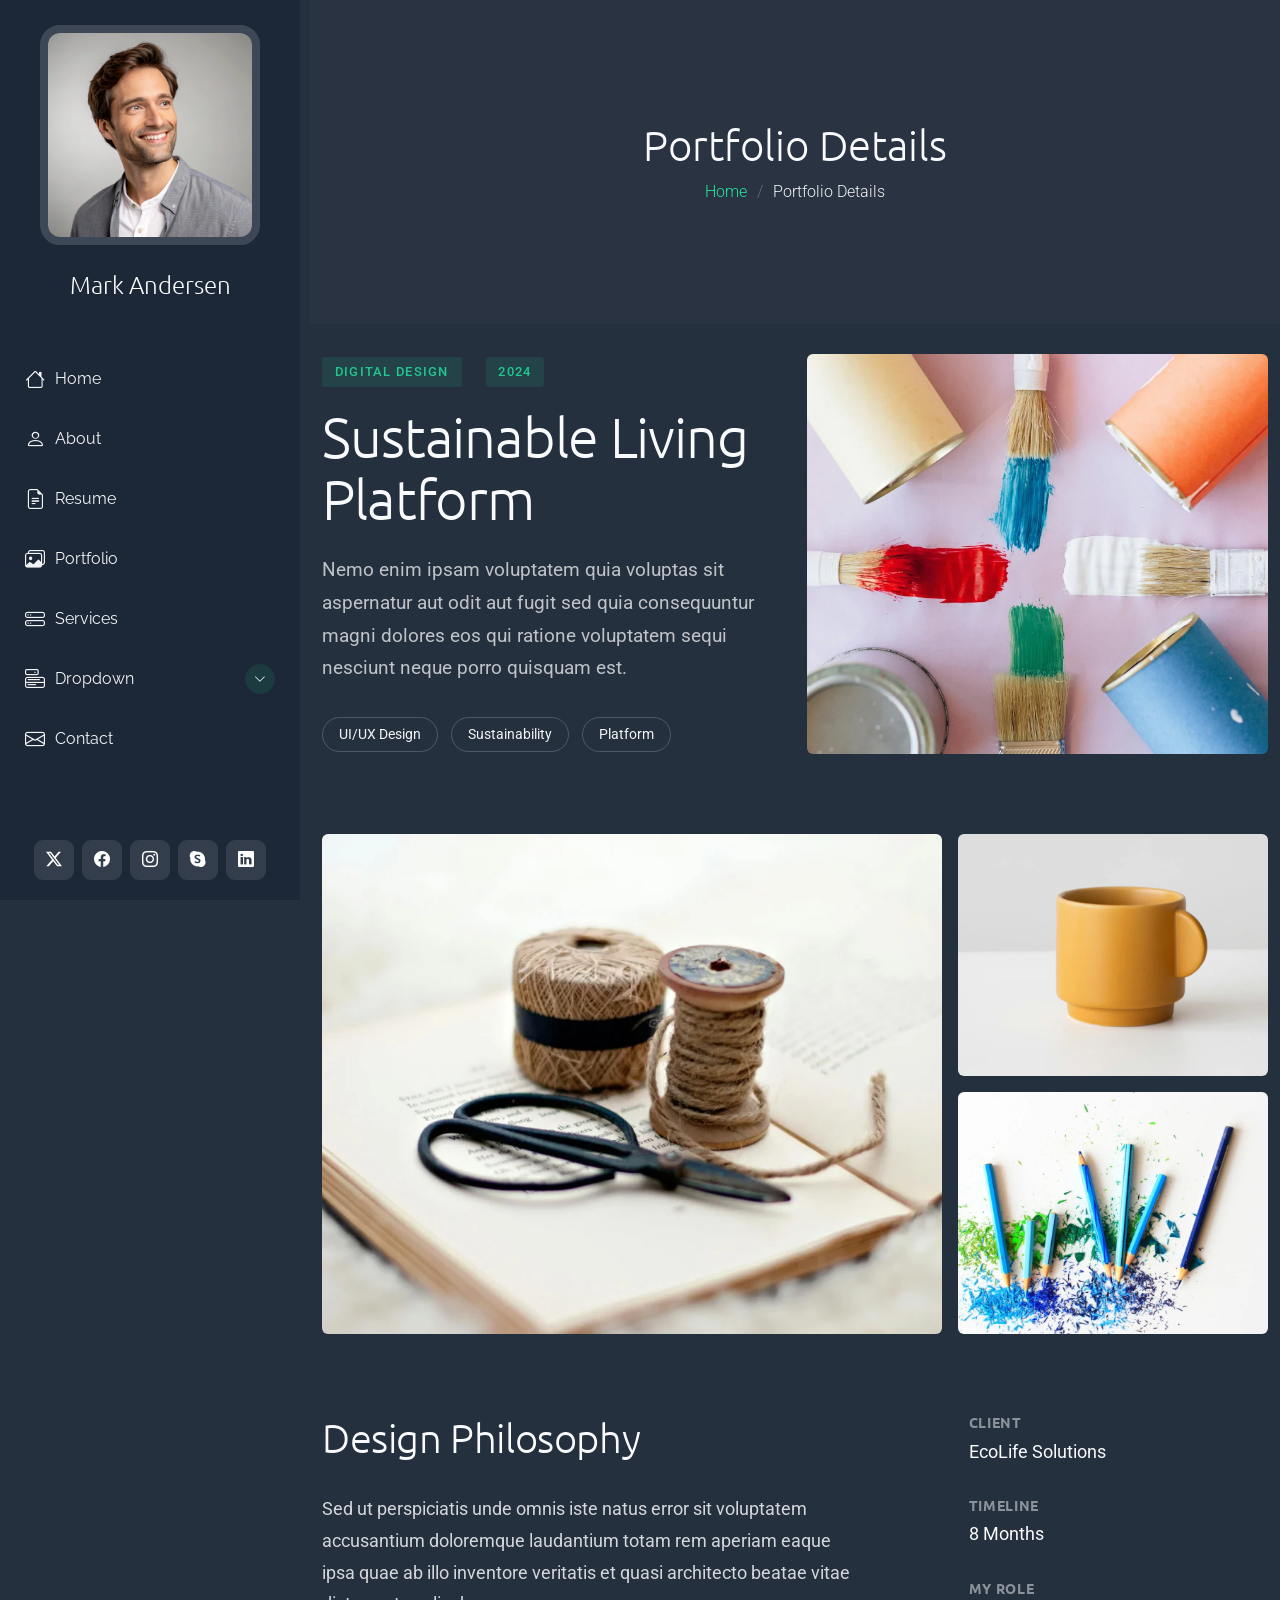
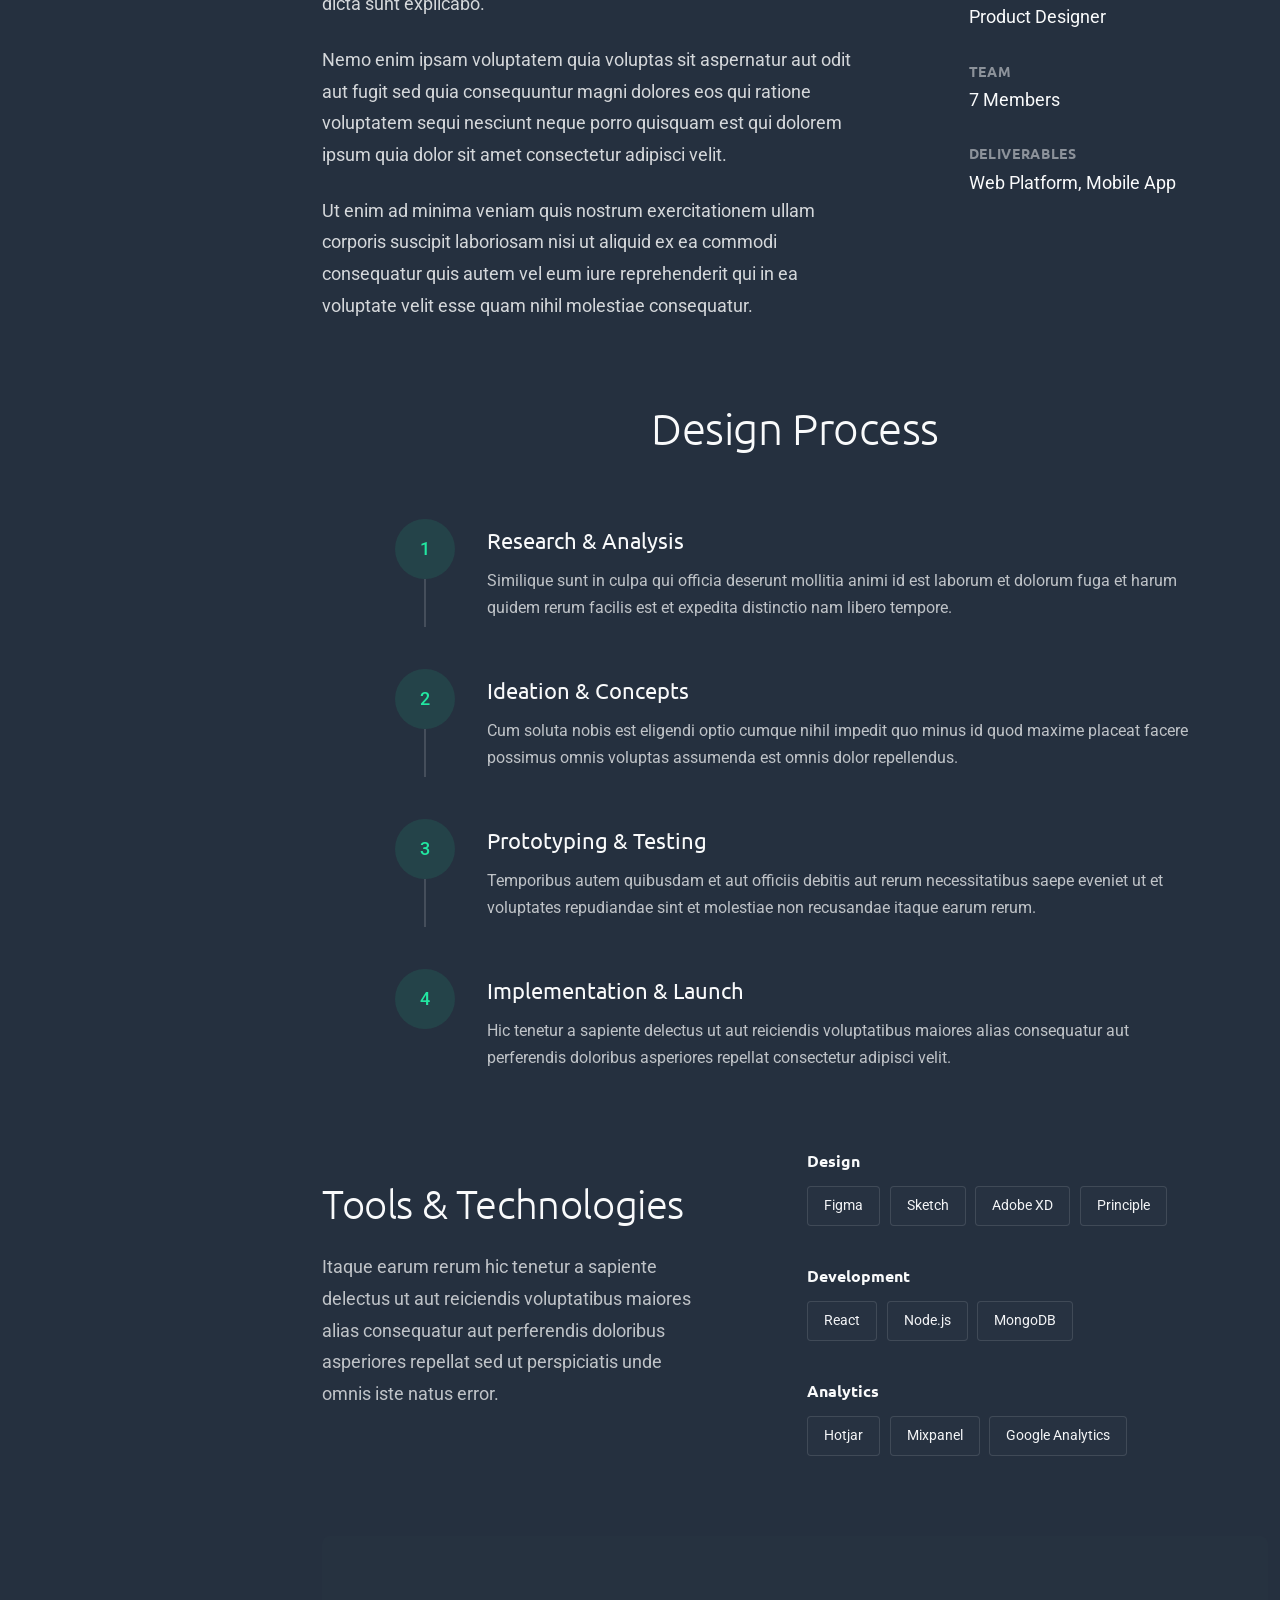
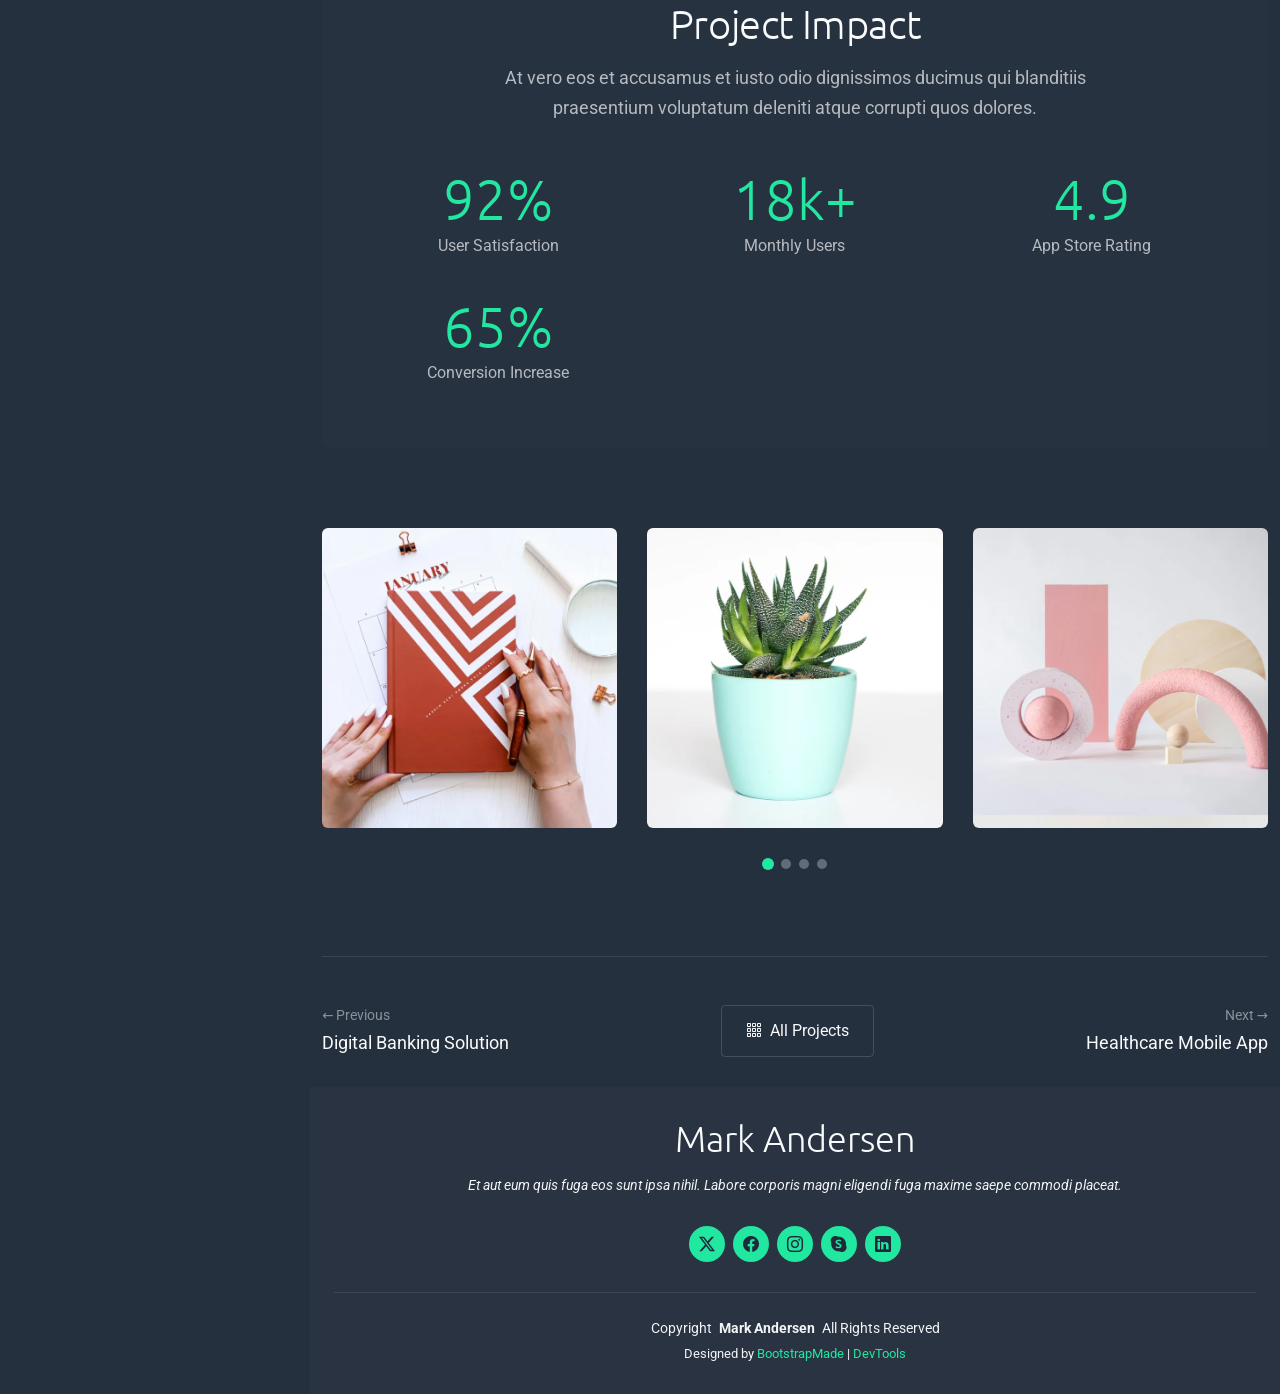
<file: portfolio-details.html>
<!DOCTYPE html>
<html lang="en">

<head>
  <meta charset="utf-8">
  <meta content="width=device-width, initial-scale=1.0" name="viewport">
  <title>Portfolio Details - MyPage Bootstrap Template</title>
  <meta name="description" content="">
  <meta name="keywords" content="">

  <!-- Favicons -->
  <link href="assets/img/favicon.png" rel="icon">
  <link href="assets/img/apple-touch-icon.png" rel="apple-touch-icon">

  <!-- Fonts -->
  <link href="https://fonts.googleapis.com" rel="preconnect">
  <link href="https://fonts.gstatic.com" rel="preconnect" crossorigin>
  <link href="https://fonts.googleapis.com/css2?family=Roboto:ital,wght@0,100;0,300;0,400;0,500;0,700;0,900;1,100;1,300;1,400;1,500;1,700;1,900&family=Raleway:ital,wght@0,100;0,200;0,300;0,400;0,500;0,600;0,700;0,800;0,900;1,100;1,200;1,300;1,400;1,500;1,600;1,700;1,800;1,900&family=Ubuntu:ital,wght@0,300;0,400;0,500;0,700;1,300;1,400;1,500;1,700&display=swap" rel="stylesheet">

  <!-- Vendor CSS Files -->
  <link href="assets/vendor/bootstrap/css/bootstrap.min.css" rel="stylesheet">
  <link href="assets/vendor/bootstrap-icons/bootstrap-icons.css" rel="stylesheet">
  <link href="assets/vendor/aos/aos.css" rel="stylesheet">
  <link href="assets/vendor/glightbox/css/glightbox.min.css" rel="stylesheet">
  <link href="assets/vendor/swiper/swiper-bundle.min.css" rel="stylesheet">

  <!-- Main CSS File -->
  <link href="assets/css/main.css" rel="stylesheet">

  <!-- =======================================================
  * Template Name: MyPage
  * Template URL: https://bootstrapmade.com/mypage-bootstrap-personal-template/
  * Updated: Sep 20 2025 with Bootstrap v5.3.8
  * Author: BootstrapMade.com
  * License: https://bootstrapmade.com/license/
  ======================================================== -->
</head>

<body class="portfolio-details-page">

  <header id="header" class="header dark-background d-flex flex-column justify-content-between">
    <i class="header-toggle d-xl-none bi bi-list"></i>

    <div class="header-top">
      <div class="profile-img">
        <img src="assets/img/profile/profile-square-14.webp" alt="" class="img-fluid">
      </div>

      <a href="index.html" class="logo d-flex align-items-center justify-content-center">
        <!-- Uncomment the line below if you also wish to use an image logo -->
        <!-- <img src="assets/img/logo.webp" alt=""> -->
        <h1 class="sitename">Mark Andersen</h1>
      </a>

    </div>

    <nav id="navmenu" class="navmenu">
      <ul>
        <li><a href="#hero"><i class="bi bi-house navicon"></i>Home</a></li>
        <li><a href="#about"><i class="bi bi-person navicon"></i> About</a></li>
        <li><a href="#resume"><i class="bi bi-file-earmark-text navicon"></i> Resume</a></li>
        <li><a href="#portfolio"><i class="bi bi-images navicon"></i> Portfolio</a></li>
        <li><a href="#services"><i class="bi bi-hdd-stack navicon"></i> Services</a></li>
        <li class="dropdown"><a href="#"><i class="bi bi-menu-button navicon"></i> <span>Dropdown</span> <i class="bi bi-chevron-down toggle-dropdown"></i></a>
          <ul>
            <li><a href="#">Dropdown 1</a></li>
            <li class="dropdown"><a href="#"><span>Deep Dropdown</span> <i class="bi bi-chevron-down toggle-dropdown"></i></a>
              <ul>
                <li><a href="#">Deep Dropdown 1</a></li>
                <li><a href="#">Deep Dropdown 2</a></li>
                <li><a href="#">Deep Dropdown 3</a></li>
                <li><a href="#">Deep Dropdown 4</a></li>
                <li><a href="#">Deep Dropdown 5</a></li>
              </ul>
            </li>
            <li><a href="#">Dropdown 2</a></li>
            <li><a href="#">Dropdown 3</a></li>
            <li><a href="#">Dropdown 4</a></li>
          </ul>
        </li>
        <li><a href="#contact"><i class="bi bi-envelope navicon"></i> Contact</a></li>
      </ul>
    </nav>

    <div class="social-links text-center">
      <a href="#" class="twitter"><i class="bi bi-twitter-x"></i></a>
      <a href="#" class="facebook"><i class="bi bi-facebook"></i></a>
      <a href="#" class="instagram"><i class="bi bi-instagram"></i></a>
      <a href="#" class="google-plus"><i class="bi bi-skype"></i></a>
      <a href="#" class="linkedin"><i class="bi bi-linkedin"></i></a>
    </div>
  </header>

  <main class="main">

    <!-- Page Title -->
    <div class="page-title light-background">
      <div class="container">
        <h1>Portfolio Details</h1>
        <nav class="breadcrumbs">
          <ol>
            <li><a href="index.html">Home</a></li>
            <li class="current">Portfolio Details</li>
          </ol>
        </nav>
      </div>
    </div><!-- End Page Title -->

    <!-- Portfolio Details Section -->
    <section id="portfolio-details" class="portfolio-details section">

      <div class="container" data-aos="fade-up" data-aos-delay="100">

        <div class="hero-section">
          <div class="row align-items-center">
            <div class="col-lg-6" data-aos="fade-right">
              <div class="project-header">
                <div class="project-meta">
                  <span class="category">Digital Design</span>
                  <span class="year">2024</span>
                </div>
                <h1 class="project-title">Sustainable Living Platform</h1>
                <p class="project-summary">Nemo enim ipsam voluptatem quia voluptas sit aspernatur aut odit aut fugit sed quia consequuntur magni dolores eos qui ratione voluptatem sequi nesciunt neque porro quisquam est.</p>
                <div class="project-tags">
                  <span class="tag">UI/UX Design</span>
                  <span class="tag">Sustainability</span>
                  <span class="tag">Platform</span>
                </div>
              </div>
            </div>
            <div class="col-lg-6" data-aos="fade-left" data-aos-delay="200">
              <div class="hero-image">
                <img src="assets/img/portfolio/portfolio-3.webp" alt="Project showcase" class="img-fluid" loading="lazy">
              </div>
            </div>
          </div>
        </div>

        <div class="visual-showcase" data-aos="fade-up" data-aos-delay="100">
          <div class="showcase-gallery">
            <div class="gallery-item large" data-aos="zoom-in" data-aos-delay="150">
              <img src="assets/img/portfolio/portfolio-7.webp" alt="Design showcase" class="img-fluid glightbox">
            </div>
            <div class="gallery-item" data-aos="fade-up" data-aos-delay="200">
              <img src="assets/img/portfolio/portfolio-5.webp" alt="Design showcase" class="img-fluid glightbox">
            </div>
            <div class="gallery-item" data-aos="fade-up" data-aos-delay="250">
              <img src="assets/img/portfolio/portfolio-8.webp" alt="Design showcase" class="img-fluid glightbox">
            </div>
          </div>
        </div>

        <div class="content-section">
          <div class="row">
            <div class="col-lg-7" data-aos="fade-up" data-aos-delay="100">
              <div class="main-content">
                <h2>Design Philosophy</h2>
                <p>Sed ut perspiciatis unde omnis iste natus error sit voluptatem accusantium doloremque laudantium totam rem aperiam eaque ipsa quae ab illo inventore veritatis et quasi architecto beatae vitae dicta sunt explicabo.</p>
                <p>Nemo enim ipsam voluptatem quia voluptas sit aspernatur aut odit aut fugit sed quia consequuntur magni dolores eos qui ratione voluptatem sequi nesciunt neque porro quisquam est qui dolorem ipsum quia dolor sit amet consectetur adipisci velit.</p>
                <p>Ut enim ad minima veniam quis nostrum exercitationem ullam corporis suscipit laboriosam nisi ut aliquid ex ea commodi consequatur quis autem vel eum iure reprehenderit qui in ea voluptate velit esse quam nihil molestiae consequatur.</p>
              </div>
            </div>
            <div class="col-lg-4 offset-lg-1" data-aos="fade-up" data-aos-delay="200">
              <div class="project-specs">
                <div class="spec-item">
                  <h5>Client</h5>
                  <p>EcoLife Solutions</p>
                </div>
                <div class="spec-item">
                  <h5>Timeline</h5>
                  <p>8 Months</p>
                </div>
                <div class="spec-item">
                  <h5>My Role</h5>
                  <p>Product Designer</p>
                </div>
                <div class="spec-item">
                  <h5>Team</h5>
                  <p>7 Members</p>
                </div>
                <div class="spec-item">
                  <h5>Deliverables</h5>
                  <p>Web Platform, Mobile App</p>
                </div>
              </div>
            </div>
          </div>
        </div>

        <div class="process-timeline" data-aos="fade-up" data-aos-delay="100">
          <div class="timeline-header">
            <h2>Design Process</h2>
          </div>
          <div class="timeline-steps">
            <div class="timeline-item" data-aos="fade-up" data-aos-delay="150">
              <div class="step-marker">
                <span class="step-number">1</span>
              </div>
              <div class="step-content">
                <h4>Research &amp; Analysis</h4>
                <p>Similique sunt in culpa qui officia deserunt mollitia animi id est laborum et dolorum fuga et harum quidem rerum facilis est et expedita distinctio nam libero tempore.</p>
              </div>
            </div>
            <div class="timeline-item" data-aos="fade-up" data-aos-delay="200">
              <div class="step-marker">
                <span class="step-number">2</span>
              </div>
              <div class="step-content">
                <h4>Ideation &amp; Concepts</h4>
                <p>Cum soluta nobis est eligendi optio cumque nihil impedit quo minus id quod maxime placeat facere possimus omnis voluptas assumenda est omnis dolor repellendus.</p>
              </div>
            </div>
            <div class="timeline-item" data-aos="fade-up" data-aos-delay="250">
              <div class="step-marker">
                <span class="step-number">3</span>
              </div>
              <div class="step-content">
                <h4>Prototyping &amp; Testing</h4>
                <p>Temporibus autem quibusdam et aut officiis debitis aut rerum necessitatibus saepe eveniet ut et voluptates repudiandae sint et molestiae non recusandae itaque earum rerum.</p>
              </div>
            </div>
            <div class="timeline-item" data-aos="fade-up" data-aos-delay="300">
              <div class="step-marker">
                <span class="step-number">4</span>
              </div>
              <div class="step-content">
                <h4>Implementation &amp; Launch</h4>
                <p>Hic tenetur a sapiente delectus ut aut reiciendis voluptatibus maiores alias consequatur aut perferendis doloribus asperiores repellat consectetur adipisci velit.</p>
              </div>
            </div>
          </div>
        </div>

        <div class="tools-section" data-aos="fade-up" data-aos-delay="100">
          <div class="row align-items-center">
            <div class="col-lg-5">
              <h2>Tools &amp; Technologies</h2>
              <p>Itaque earum rerum hic tenetur a sapiente delectus ut aut reiciendis voluptatibus maiores alias consequatur aut perferendis doloribus asperiores repellat sed ut perspiciatis unde omnis iste natus error.</p>
            </div>
            <div class="col-lg-6 offset-lg-1">
              <div class="tools-grid">
                <div class="tool-category" data-aos="fade-up" data-aos-delay="150">
                  <h5>Design</h5>
                  <div class="tool-list">
                    <span class="tool-item">Figma</span>
                    <span class="tool-item">Sketch</span>
                    <span class="tool-item">Adobe XD</span>
                    <span class="tool-item">Principle</span>
                  </div>
                </div>
                <div class="tool-category" data-aos="fade-up" data-aos-delay="200">
                  <h5>Development</h5>
                  <div class="tool-list">
                    <span class="tool-item">React</span>
                    <span class="tool-item">Node.js</span>
                    <span class="tool-item">MongoDB</span>
                  </div>
                </div>
                <div class="tool-category" data-aos="fade-up" data-aos-delay="250">
                  <h5>Analytics</h5>
                  <div class="tool-list">
                    <span class="tool-item">Hotjar</span>
                    <span class="tool-item">Mixpanel</span>
                    <span class="tool-item">Google Analytics</span>
                  </div>
                </div>
              </div>
            </div>
          </div>
        </div>

        <div class="impact-metrics" data-aos="fade-up" data-aos-delay="100">
          <div class="metrics-container">
            <div class="metrics-header">
              <h2>Project Impact</h2>
              <p>At vero eos et accusamus et iusto odio dignissimos ducimus qui blanditiis praesentium voluptatum deleniti atque corrupti quos dolores.</p>
            </div>
            <div class="metrics-grid">
              <div class="metric-card" data-aos="fade-up" data-aos-delay="150">
                <div class="metric-value">92%</div>
                <div class="metric-label">User Satisfaction</div>
              </div>
              <div class="metric-card" data-aos="fade-up" data-aos-delay="200">
                <div class="metric-value">18k+</div>
                <div class="metric-label">Monthly Users</div>
              </div>
              <div class="metric-card" data-aos="fade-up" data-aos-delay="250">
                <div class="metric-value">4.9</div>
                <div class="metric-label">App Store Rating</div>
              </div>
              <div class="metric-card" data-aos="fade-up" data-aos-delay="300">
                <div class="metric-value">65%</div>
                <div class="metric-label">Conversion Increase</div>
              </div>
            </div>
          </div>
        </div>

        <div class="additional-gallery" data-aos="fade-up" data-aos-delay="100">
          <div class="gallery-slider swiper init-swiper">
            <script type="application/json" class="swiper-config">
              {
                "loop": true,
                "speed": 600,
                "autoplay": {
                  "delay": 4000
                },
                "slidesPerView": 1,
                "spaceBetween": 30,
                "breakpoints": {
                  "768": {
                    "slidesPerView": 2
                  },
                  "1200": {
                    "slidesPerView": 3
                  }
                },
                "pagination": {
                  "el": ".swiper-pagination",
                  "type": "bullets",
                  "clickable": true
                }
              }
            </script>
            <div class="swiper-wrapper">
              <div class="swiper-slide">
                <img src="assets/img/portfolio/portfolio-12.webp" alt="Project detail" class="img-fluid glightbox" loading="lazy">
              </div>
              <div class="swiper-slide">
                <img src="assets/img/portfolio/portfolio-2.webp" alt="Project detail" class="img-fluid glightbox" loading="lazy">
              </div>
              <div class="swiper-slide">
                <img src="assets/img/portfolio/portfolio-6.webp" alt="Project detail" class="img-fluid glightbox" loading="lazy">
              </div>
              <div class="swiper-slide">
                <img src="assets/img/portfolio/portfolio-10.webp" alt="Project detail" class="img-fluid glightbox" loading="lazy">
              </div>
            </div>
            <div class="swiper-pagination"></div>
          </div>
        </div>

        <div class="project-nav" data-aos="fade-up" data-aos-delay="100">
          <div class="nav-wrapper">
            <a href="#" class="nav-link prev-project">
              <div class="nav-content">
                <span class="nav-direction">← Previous</span>
                <span class="nav-title">Digital Banking Solution</span>
              </div>
            </a>
            <a href="#" class="nav-link all-projects">
              <i class="bi bi-grid-3x3-gap"></i>
              <span>All Projects</span>
            </a>
            <a href="#" class="nav-link next-project">
              <div class="nav-content">
                <span class="nav-direction">Next →</span>
                <span class="nav-title">Healthcare Mobile App</span>
              </div>
            </a>
          </div>
        </div>

      </div>

    </section><!-- /Portfolio Details Section -->

  </main>

  <footer id="footer" class="footer light-background">
    <div class="container">
      <h3 class="sitename">Mark Andersen</h3>
      <p>Et aut eum quis fuga eos sunt ipsa nihil. Labore corporis magni eligendi fuga maxime saepe commodi placeat.</p>
      <div class="social-links d-flex justify-content-center">
        <a href=""><i class="bi bi-twitter-x"></i></a>
        <a href=""><i class="bi bi-facebook"></i></a>
        <a href=""><i class="bi bi-instagram"></i></a>
        <a href=""><i class="bi bi-skype"></i></a>
        <a href=""><i class="bi bi-linkedin"></i></a>
      </div>
      <div class="container">
        <div class="copyright">
          <span>Copyright</span> <strong class="px-1 sitename">Mark Andersen</strong> <span>All Rights Reserved</span>
        </div>
        <div class="credits">
          <!-- All the links in the footer should remain intact. -->
          <!-- You can delete the links only if you've purchased the pro version. -->
          <!-- Licensing information: https://bootstrapmade.com/license/ -->
          <!-- Purchase the pro version with working PHP/AJAX contact form: [buy-url] -->
          Designed by <a href="https://bootstrapmade.com/">BootstrapMade</a> | <a href="https://bootstrapmade.com/tools/">DevTools</a>
        </div>
      </div>
    </div>
  </footer>

  <!-- Scroll Top -->
  <a href="#" id="scroll-top" class="scroll-top d-flex align-items-center justify-content-center"><i class="bi bi-arrow-up-short"></i></a>

  <!-- Preloader -->
  <div id="preloader"></div>

  <!-- Vendor JS Files -->
  <script src="assets/vendor/bootstrap/js/bootstrap.bundle.min.js"></script>
  <script src="assets/vendor/php-email-form/validate.js"></script>
  <script src="assets/vendor/aos/aos.js"></script>
  <script src="assets/vendor/purecounter/purecounter_vanilla.js"></script>
  <script src="assets/vendor/typed.js/typed.umd.js"></script>
  <script src="assets/vendor/waypoints/noframework.waypoints.js"></script>
  <script src="assets/vendor/imagesloaded/imagesloaded.pkgd.min.js"></script>
  <script src="assets/vendor/isotope-layout/isotope.pkgd.min.js"></script>
  <script src="assets/vendor/glightbox/js/glightbox.min.js"></script>
  <script src="assets/vendor/swiper/swiper-bundle.min.js"></script>

  <!-- Main JS File -->
  <script src="assets/js/main.js"></script>

</body>

</html>
</file>
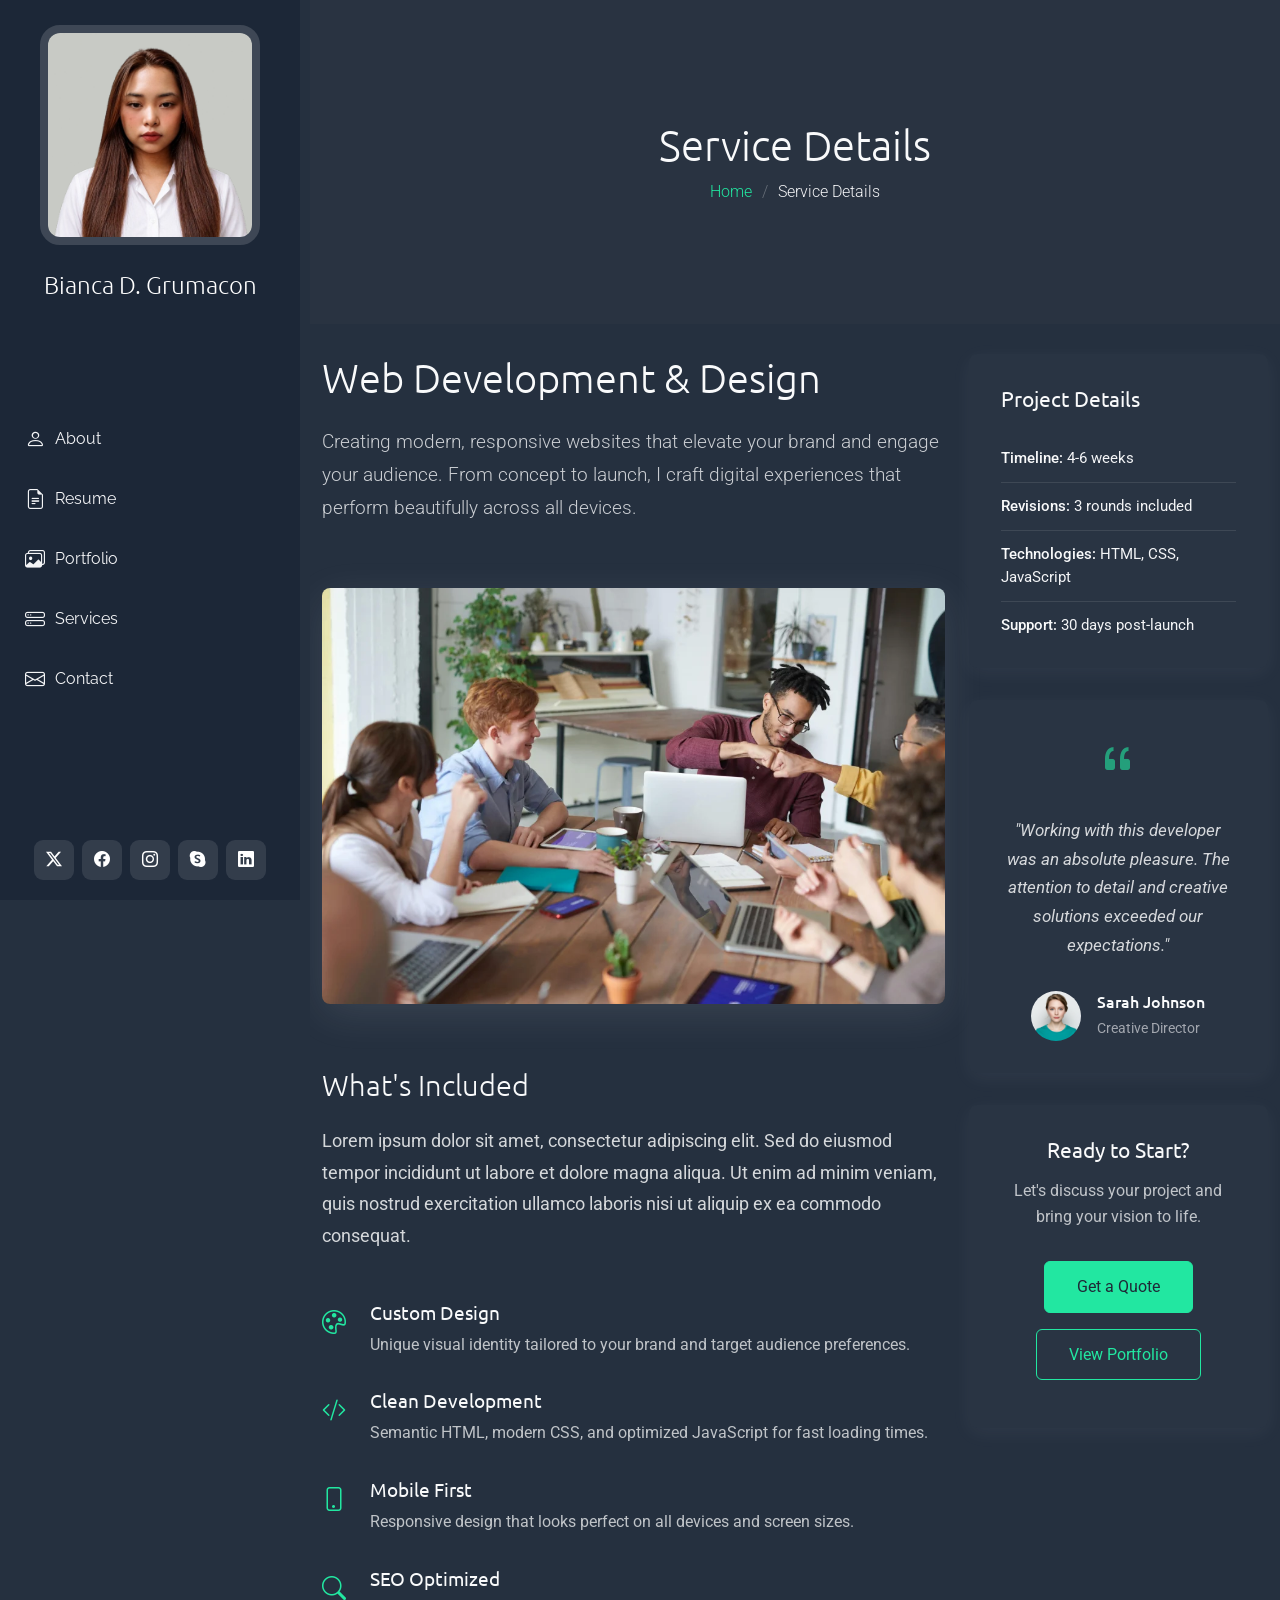
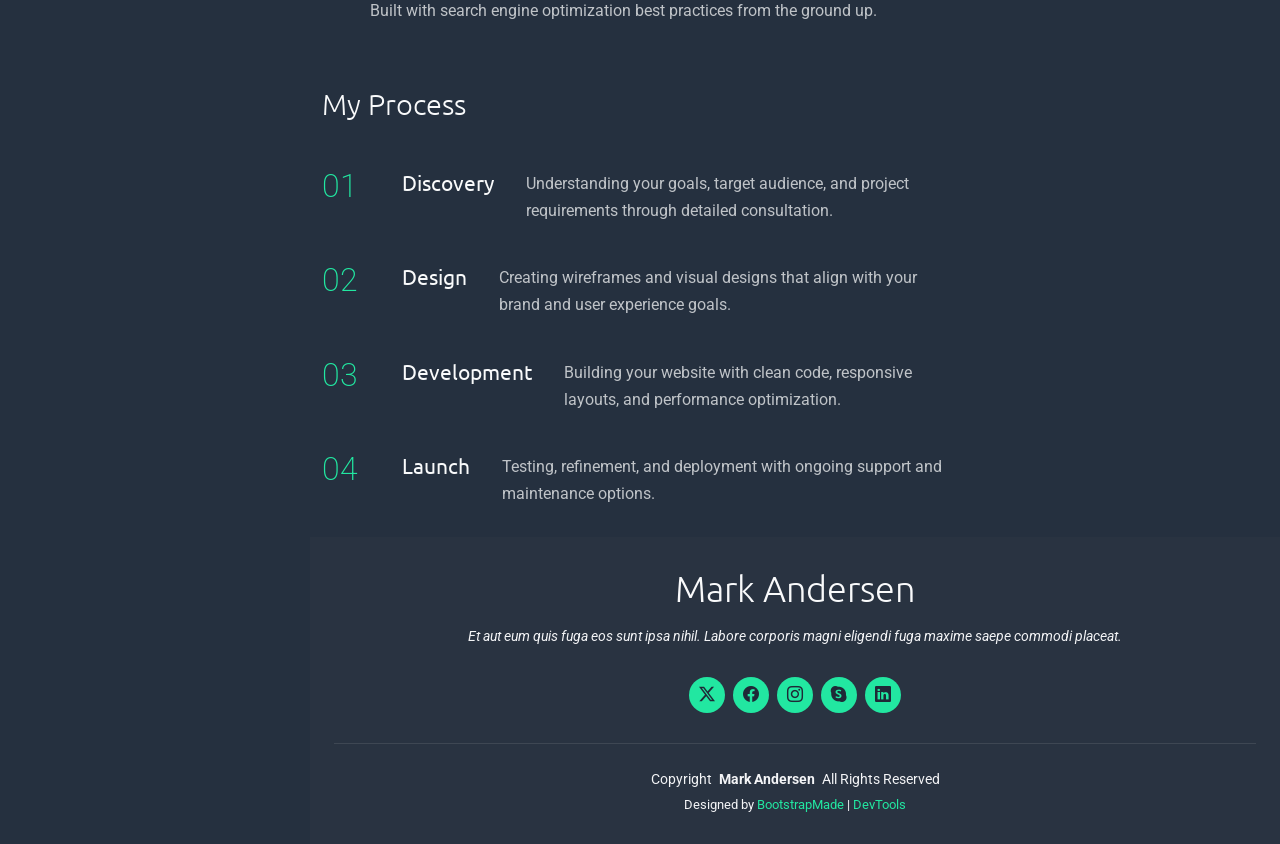
<file: service-details.html>
<!DOCTYPE html>
<html lang="en">

<head>
  <meta charset="utf-8">
  <meta content="width=device-width, initial-scale=1.0" name="viewport">
  <title>Service Details - MyPage Bootstrap Template</title>
  <meta name="description" content="">
  <meta name="keywords" content="">

  <!-- Favicons -->
  <link href="assets/img/favicon.png" rel="icon">
  <link href="assets/img/apple-touch-icon.png" rel="apple-touch-icon">

  <!-- Fonts -->
  <link href="https://fonts.googleapis.com" rel="preconnect">
  <link href="https://fonts.gstatic.com" rel="preconnect" crossorigin>
  <link href="https://fonts.googleapis.com/css2?family=Roboto:ital,wght@0,100;0,300;0,400;0,500;0,700;0,900;1,100;1,300;1,400;1,500;1,700;1,900&family=Raleway:ital,wght@0,100;0,200;0,300;0,400;0,500;0,600;0,700;0,800;0,900;1,100;1,200;1,300;1,400;1,500;1,600;1,700;1,800;1,900&family=Ubuntu:ital,wght@0,300;0,400;0,500;0,700;1,300;1,400;1,500;1,700&display=swap" rel="stylesheet">

  <!-- Vendor CSS Files -->
  <link href="assets/vendor/bootstrap/css/bootstrap.min.css" rel="stylesheet">
  <link href="assets/vendor/bootstrap-icons/bootstrap-icons.css" rel="stylesheet">
  <link href="assets/vendor/aos/aos.css" rel="stylesheet">
  <link href="assets/vendor/glightbox/css/glightbox.min.css" rel="stylesheet">
  <link href="assets/vendor/swiper/swiper-bundle.min.css" rel="stylesheet">

  <!-- Main CSS File -->
  <link href="assets/css/main.css" rel="stylesheet">

  <!-- =======================================================
  * Template Name: MyPage
  * Template URL: https://bootstrapmade.com/mypage-bootstrap-personal-template/
  * Updated: Sep 20 2025 with Bootstrap v5.3.8
  * Author: BootstrapMade.com
  * License: https://bootstrapmade.com/license/
  ======================================================== -->
</head>

<body class="service-details-page">

 <header id="header" class="header dark-background d-flex flex-column justify-content-between">
    <i class="header-toggle d-xl-none bi bi-list"></i>

    <div class="header-top">
      <div class="profile-img">
        <img src="assets/img/profile/Pictureofme.png" alt="" class="img-fluid">
      </div>

      <a href="index.html" class="logo d-flex align-items-center justify-content-center">
        <!-- Uncomment the line below if you also wish to use an image logo -->
        <!-- <img src="assets/img/logo.webp" alt=""> -->
        <h1 class="sitename">Bianca D. Grumacon</h1>
      </a>

    </div>

    <nav id="navmenu" class="navmenu">
      <ul>
        <li><a href="index.html"><i class="bi bi-person navicon"></i> About</a></li>
        <li><a href="#resume"><i class="bi bi-file-earmark-text navicon"></i> Resume</a></li>
        <li><a href="#portfolio"><i class="bi bi-images navicon"></i> Portfolio</a></li>
        <li><a href="#services"><i class="bi bi-hdd-stack navicon"></i> Services</a></li>
        <li><a href="#contact"><i class="bi bi-envelope navicon"></i> Contact</a></li>
      </ul>
    </nav>

    <div class="social-links text-center">
      <a href="#" class="twitter"><i class="bi bi-twitter-x"></i></a>
      <a href="#" class="facebook"><i class="bi bi-facebook"></i></a>
      <a href="#" class="instagram"><i class="bi bi-instagram"></i></a>
      <a href="#" class="google-plus"><i class="bi bi-skype"></i></a>
      <a href="#" class="linkedin"><i class="bi bi-linkedin"></i></a>
    </div>
  </header>


  <main class="main">

    <!-- Page Title -->
    <div class="page-title light-background">
      <div class="container">
        <h1>Service Details</h1>
        <nav class="breadcrumbs">
          <ol>
            <li><a href="index.html">Home</a></li>
            <li class="current">Service Details</li>
          </ol>
        </nav>
      </div>
    </div><!-- End Page Title -->

    <!-- Service Details Section -->
    <section id="service-details" class="service-details section">

      <div class="container" data-aos="fade-up" data-aos-delay="100">

        <div class="row gy-5">

          <div class="col-lg-8">

            <div class="service-content">

              <div class="service-hero" data-aos="fade-up" data-aos-delay="200">
                <h2>Web Development &amp; Design</h2>
                <p class="lead">Creating modern, responsive websites that elevate your brand and engage your audience. From concept to launch, I craft digital experiences that perform beautifully across all devices.</p>
              </div>

              <div class="service-image" data-aos="zoom-in" data-aos-delay="300">
                <img src="assets/img/services/services-3.webp" alt="Web Development" class="img-fluid">
              </div>

              <div class="service-description" data-aos="fade-up" data-aos-delay="400">
                <h3>What's Included</h3>
                <p>Lorem ipsum dolor sit amet, consectetur adipiscing elit. Sed do eiusmod tempor incididunt ut labore et dolore magna aliqua. Ut enim ad minim veniam, quis nostrud exercitation ullamco laboris nisi ut aliquip ex ea commodo consequat.</p>

                <div class="features-list">
                  <div class="feature-item">
                    <i class="bi bi-palette"></i>
                    <div>
                      <h4>Custom Design</h4>
                      <p>Unique visual identity tailored to your brand and target audience preferences.</p>
                    </div>
                  </div>
                  <div class="feature-item">
                    <i class="bi bi-code-slash"></i>
                    <div>
                      <h4>Clean Development</h4>
                      <p>Semantic HTML, modern CSS, and optimized JavaScript for fast loading times.</p>
                    </div>
                  </div>
                  <div class="feature-item">
                    <i class="bi bi-phone"></i>
                    <div>
                      <h4>Mobile First</h4>
                      <p>Responsive design that looks perfect on all devices and screen sizes.</p>
                    </div>
                  </div>
                  <div class="feature-item">
                    <i class="bi bi-search"></i>
                    <div>
                      <h4>SEO Optimized</h4>
                      <p>Built with search engine optimization best practices from the ground up.</p>
                    </div>
                  </div>
                </div>
              </div>

              <div class="process-section" data-aos="fade-up" data-aos-delay="500">
                <h3>My Process</h3>
                <div class="process-steps">
                  <div class="step">
                    <div class="step-number">01</div>
                    <h4>Discovery</h4>
                    <p>Understanding your goals, target audience, and project requirements through detailed consultation.</p>
                  </div>
                  <div class="step">
                    <div class="step-number">02</div>
                    <h4>Design</h4>
                    <p>Creating wireframes and visual designs that align with your brand and user experience goals.</p>
                  </div>
                  <div class="step">
                    <div class="step-number">03</div>
                    <h4>Development</h4>
                    <p>Building your website with clean code, responsive layouts, and performance optimization.</p>
                  </div>
                  <div class="step">
                    <div class="step-number">04</div>
                    <h4>Launch</h4>
                    <p>Testing, refinement, and deployment with ongoing support and maintenance options.</p>
                  </div>
                </div>
              </div>

            </div>

          </div>

          <div class="col-lg-4">

            <div class="service-sidebar">

              <div class="service-info" data-aos="fade-up" data-aos-delay="600">
                <h4>Project Details</h4>
                <ul class="info-list">
                  <li><strong>Timeline:</strong> 4-6 weeks</li>
                  <li><strong>Revisions:</strong> 3 rounds included</li>
                  <li><strong>Technologies:</strong> HTML, CSS, JavaScript</li>
                  <li><strong>Support:</strong> 30 days post-launch</li>
                </ul>
              </div>

              <div class="testimonial-block" data-aos="fade-up" data-aos-delay="700">
                <div class="quote-icon">
                  <i class="bi bi-quote"></i>
                </div>
                <blockquote>
                  "Working with this developer was an absolute pleasure. The attention to detail and creative solutions exceeded our expectations."
                </blockquote>
                <div class="testimonial-author">
                  <img src="assets/img/person/person-f-3.webp" alt="Client" class="author-image">
                  <div class="author-info">
                    <h5>Sarah Johnson</h5>
                    <span>Creative Director</span>
                  </div>
                </div>
              </div>

              <div class="cta-block" data-aos="fade-up" data-aos-delay="800">
                <h4>Ready to Start?</h4>
                <p>Let's discuss your project and bring your vision to life.</p>
                <a href="#" class="btn btn-primary">Get a Quote</a>
                <a href="#" class="btn btn-outline">View Portfolio</a>
              </div>

            </div>

          </div>

        </div>

      </div>

    </section><!-- /Service Details Section -->

  </main>

  <footer id="footer" class="footer light-background">
    <div class="container">
      <h3 class="sitename">Mark Andersen</h3>
      <p>Et aut eum quis fuga eos sunt ipsa nihil. Labore corporis magni eligendi fuga maxime saepe commodi placeat.</p>
      <div class="social-links d-flex justify-content-center">
        <a href=""><i class="bi bi-twitter-x"></i></a>
        <a href=""><i class="bi bi-facebook"></i></a>
        <a href=""><i class="bi bi-instagram"></i></a>
        <a href=""><i class="bi bi-skype"></i></a>
        <a href=""><i class="bi bi-linkedin"></i></a>
      </div>
      <div class="container">
        <div class="copyright">
          <span>Copyright</span> <strong class="px-1 sitename">Mark Andersen</strong> <span>All Rights Reserved</span>
        </div>
        <div class="credits">
          <!-- All the links in the footer should remain intact. -->
          <!-- You can delete the links only if you've purchased the pro version. -->
          <!-- Licensing information: https://bootstrapmade.com/license/ -->
          <!-- Purchase the pro version with working PHP/AJAX contact form: [buy-url] -->
          Designed by <a href="https://bootstrapmade.com/">BootstrapMade</a> | <a href="https://bootstrapmade.com/tools/">DevTools</a>
        </div>
      </div>
    </div>
  </footer>

  <!-- Scroll Top -->
  <a href="#" id="scroll-top" class="scroll-top d-flex align-items-center justify-content-center"><i class="bi bi-arrow-up-short"></i></a>

  <!-- Preloader -->
  <div id="preloader"></div>

  <!-- Vendor JS Files -->
  <script src="assets/vendor/bootstrap/js/bootstrap.bundle.min.js"></script>
  <script src="assets/vendor/php-email-form/validate.js"></script>
  <script src="assets/vendor/aos/aos.js"></script>
  <script src="assets/vendor/purecounter/purecounter_vanilla.js"></script>
  <script src="assets/vendor/typed.js/typed.umd.js"></script>
  <script src="assets/vendor/waypoints/noframework.waypoints.js"></script>
  <script src="assets/vendor/imagesloaded/imagesloaded.pkgd.min.js"></script>
  <script src="assets/vendor/isotope-layout/isotope.pkgd.min.js"></script>
  <script src="assets/vendor/glightbox/js/glightbox.min.js"></script>
  <script src="assets/vendor/swiper/swiper-bundle.min.js"></script>

  <!-- Main JS File -->
  <script src="assets/js/main.js"></script>

</body>

</html>
</file>
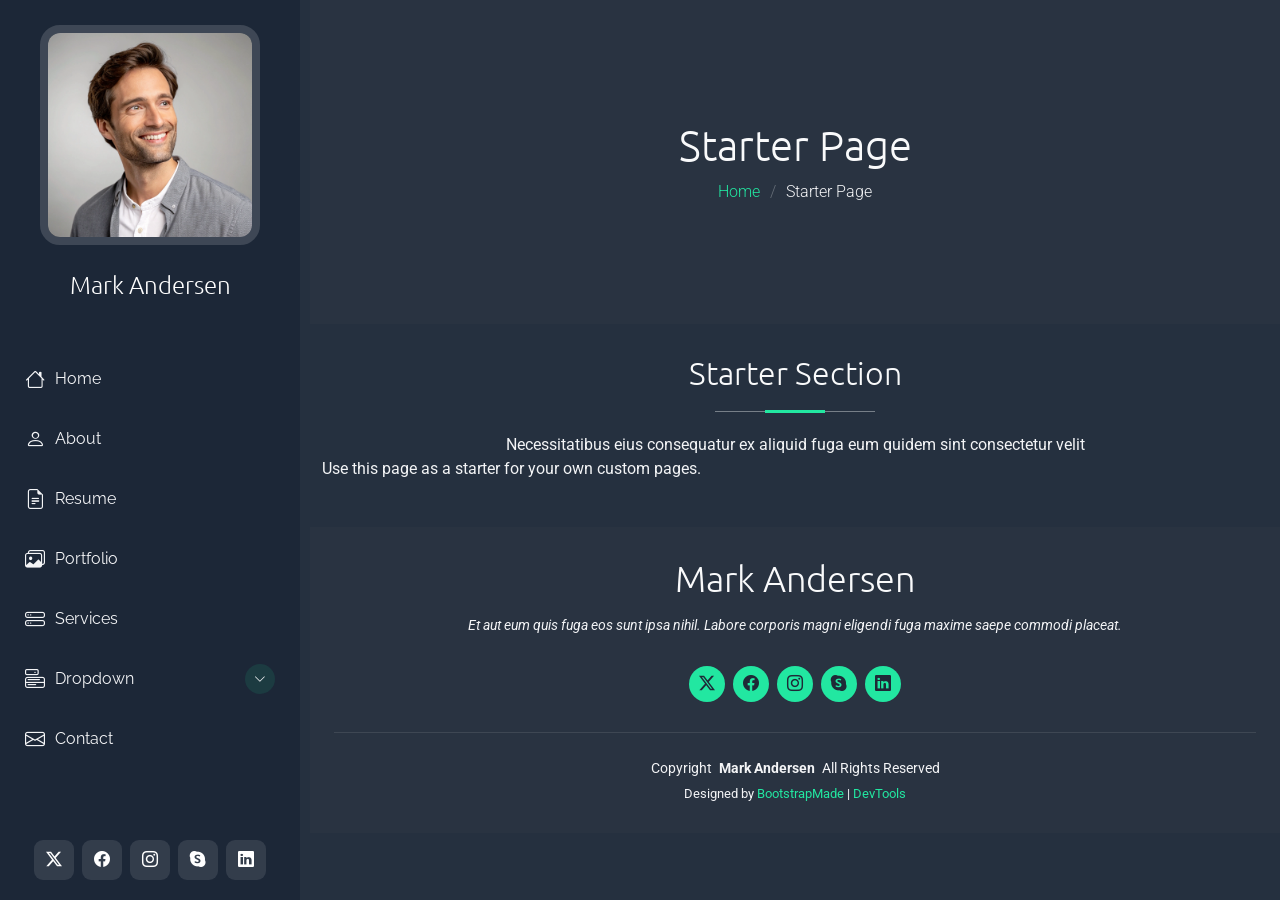
<file: starter-page.html>
<!DOCTYPE html>
<html lang="en">

<head>
  <meta charset="utf-8">
  <meta content="width=device-width, initial-scale=1.0" name="viewport">
  <title>Starter Page - MyPage Bootstrap Template</title>
  <meta name="description" content="">
  <meta name="keywords" content="">

  <!-- Favicons -->
  <link href="assets/img/favicon.png" rel="icon">
  <link href="assets/img/apple-touch-icon.png" rel="apple-touch-icon">

  <!-- Fonts -->
  <link href="https://fonts.googleapis.com" rel="preconnect">
  <link href="https://fonts.gstatic.com" rel="preconnect" crossorigin>
  <link href="https://fonts.googleapis.com/css2?family=Roboto:ital,wght@0,100;0,300;0,400;0,500;0,700;0,900;1,100;1,300;1,400;1,500;1,700;1,900&family=Raleway:ital,wght@0,100;0,200;0,300;0,400;0,500;0,600;0,700;0,800;0,900;1,100;1,200;1,300;1,400;1,500;1,600;1,700;1,800;1,900&family=Ubuntu:ital,wght@0,300;0,400;0,500;0,700;1,300;1,400;1,500;1,700&display=swap" rel="stylesheet">

  <!-- Vendor CSS Files -->
  <link href="assets/vendor/bootstrap/css/bootstrap.min.css" rel="stylesheet">
  <link href="assets/vendor/bootstrap-icons/bootstrap-icons.css" rel="stylesheet">
  <link href="assets/vendor/aos/aos.css" rel="stylesheet">
  <link href="assets/vendor/glightbox/css/glightbox.min.css" rel="stylesheet">
  <link href="assets/vendor/swiper/swiper-bundle.min.css" rel="stylesheet">

  <!-- Main CSS File -->
  <link href="assets/css/main.css" rel="stylesheet">

  <!-- =======================================================
  * Template Name: MyPage
  * Template URL: https://bootstrapmade.com/mypage-bootstrap-personal-template/
  * Updated: Sep 20 2025 with Bootstrap v5.3.8
  * Author: BootstrapMade.com
  * License: https://bootstrapmade.com/license/
  ======================================================== -->
</head>

<body class="starter-page-page">

  <header id="header" class="header dark-background d-flex flex-column justify-content-between">
    <i class="header-toggle d-xl-none bi bi-list"></i>

    <div class="header-top">
      <div class="profile-img">
        <img src="assets/img/profile/profile-square-14.webp" alt="" class="img-fluid">
      </div>

      <a href="index.html" class="logo d-flex align-items-center justify-content-center">
        <!-- Uncomment the line below if you also wish to use an image logo -->
        <!-- <img src="assets/img/logo.webp" alt=""> -->
        <h1 class="sitename">Mark Andersen</h1>
      </a>

    </div>

    <nav id="navmenu" class="navmenu">
      <ul>
        <li><a href="#hero"><i class="bi bi-house navicon"></i>Home</a></li>
        <li><a href="#about"><i class="bi bi-person navicon"></i> About</a></li>
        <li><a href="#resume"><i class="bi bi-file-earmark-text navicon"></i> Resume</a></li>
        <li><a href="#portfolio"><i class="bi bi-images navicon"></i> Portfolio</a></li>
        <li><a href="#services"><i class="bi bi-hdd-stack navicon"></i> Services</a></li>
        <li class="dropdown"><a href="#"><i class="bi bi-menu-button navicon"></i> <span>Dropdown</span> <i class="bi bi-chevron-down toggle-dropdown"></i></a>
          <ul>
            <li><a href="#">Dropdown 1</a></li>
            <li class="dropdown"><a href="#"><span>Deep Dropdown</span> <i class="bi bi-chevron-down toggle-dropdown"></i></a>
              <ul>
                <li><a href="#">Deep Dropdown 1</a></li>
                <li><a href="#">Deep Dropdown 2</a></li>
                <li><a href="#">Deep Dropdown 3</a></li>
                <li><a href="#">Deep Dropdown 4</a></li>
                <li><a href="#">Deep Dropdown 5</a></li>
              </ul>
            </li>
            <li><a href="#">Dropdown 2</a></li>
            <li><a href="#">Dropdown 3</a></li>
            <li><a href="#">Dropdown 4</a></li>
          </ul>
        </li>
        <li><a href="#contact"><i class="bi bi-envelope navicon"></i> Contact</a></li>
      </ul>
    </nav>

    <div class="social-links text-center">
      <a href="#" class="twitter"><i class="bi bi-twitter-x"></i></a>
      <a href="#" class="facebook"><i class="bi bi-facebook"></i></a>
      <a href="#" class="instagram"><i class="bi bi-instagram"></i></a>
      <a href="#" class="google-plus"><i class="bi bi-skype"></i></a>
      <a href="#" class="linkedin"><i class="bi bi-linkedin"></i></a>
    </div>
  </header>

  <main class="main">

    <!-- Page Title -->
    <div class="page-title light-background">
      <div class="container">
        <h1>Starter Page</h1>
        <nav class="breadcrumbs">
          <ol>
            <li><a href="index.html">Home</a></li>
            <li class="current">Starter Page</li>
          </ol>
        </nav>
      </div>
    </div><!-- End Page Title -->

    <!-- Starter Section Section -->
    <section id="starter-section" class="starter-section section">

      <!-- Section Title -->
      <div class="container section-title" data-aos="fade-up">
        <h2>Starter Section</h2>
        <p>Necessitatibus eius consequatur ex aliquid fuga eum quidem sint consectetur velit</p>
      </div><!-- End Section Title -->

      <div class="container" data-aos="fade-up">
        <p>Use this page as a starter for your own custom pages.</p>
      </div>

    </section><!-- /Starter Section Section -->

  </main>

  <footer id="footer" class="footer light-background">
    <div class="container">
      <h3 class="sitename">Mark Andersen</h3>
      <p>Et aut eum quis fuga eos sunt ipsa nihil. Labore corporis magni eligendi fuga maxime saepe commodi placeat.</p>
      <div class="social-links d-flex justify-content-center">
        <a href=""><i class="bi bi-twitter-x"></i></a>
        <a href=""><i class="bi bi-facebook"></i></a>
        <a href=""><i class="bi bi-instagram"></i></a>
        <a href=""><i class="bi bi-skype"></i></a>
        <a href=""><i class="bi bi-linkedin"></i></a>
      </div>
      <div class="container">
        <div class="copyright">
          <span>Copyright</span> <strong class="px-1 sitename">Mark Andersen</strong> <span>All Rights Reserved</span>
        </div>
        <div class="credits">
          <!-- All the links in the footer should remain intact. -->
          <!-- You can delete the links only if you've purchased the pro version. -->
          <!-- Licensing information: https://bootstrapmade.com/license/ -->
          <!-- Purchase the pro version with working PHP/AJAX contact form: [buy-url] -->
          Designed by <a href="https://bootstrapmade.com/">BootstrapMade</a> | <a href="https://bootstrapmade.com/tools/">DevTools</a>
        </div>
      </div>
    </div>
  </footer>

  <!-- Scroll Top -->
  <a href="#" id="scroll-top" class="scroll-top d-flex align-items-center justify-content-center"><i class="bi bi-arrow-up-short"></i></a>

  <!-- Preloader -->
  <div id="preloader"></div>

  <!-- Vendor JS Files -->
  <script src="assets/vendor/bootstrap/js/bootstrap.bundle.min.js"></script>
  <script src="assets/vendor/php-email-form/validate.js"></script>
  <script src="assets/vendor/aos/aos.js"></script>
  <script src="assets/vendor/purecounter/purecounter_vanilla.js"></script>
  <script src="assets/vendor/typed.js/typed.umd.js"></script>
  <script src="assets/vendor/waypoints/noframework.waypoints.js"></script>
  <script src="assets/vendor/imagesloaded/imagesloaded.pkgd.min.js"></script>
  <script src="assets/vendor/isotope-layout/isotope.pkgd.min.js"></script>
  <script src="assets/vendor/glightbox/js/glightbox.min.js"></script>
  <script src="assets/vendor/swiper/swiper-bundle.min.js"></script>

  <!-- Main JS File -->
  <script src="assets/js/main.js"></script>

</body>

</html>
</file>
<file: assets/css/main.css>
/**
* Template Name: MyPage
* Template URL: https://bootstrapmade.com/mypage-bootstrap-personal-template/
* Updated: Sep 20 2025 with Bootstrap v5.3.8
* Author: BootstrapMade.com
* License: https://bootstrapmade.com/license/
*/

/*--------------------------------------------------------------
# Font & Color Variables
# Help: https://bootstrapmade.com/color-system/
--------------------------------------------------------------*/
/* Fonts */
:root {
  --default-font: "Roboto",  system-ui, -apple-system, "Segoe UI", Roboto, "Helvetica Neue", Arial, "Noto Sans", "Liberation Sans", sans-serif, "Apple Color Emoji", "Segoe UI Emoji", "Segoe UI Symbol", "Noto Color Emoji";
  --heading-font: "Ubuntu",  sans-serif;
  --nav-font: "Raleway",  sans-serif;
}

/* Global Colors - The following color variables are used throughout the website. Updating them here will change the color scheme of the entire website */
:root { 
  --background-color: #25303f; /* Background color for the entire website, including individual sections */
  --default-color: #f3f4f6; /* Default color used for the majority of the text content across the entire website */
  --heading-color: #f9fafb; /* Color for headings, subheadings and title throughout the website */
  --accent-color: #22e7a1; /* Accent color that represents your brand on the website. It's used for buttons, links, and other elements that need to stand out */
  --surface-color: #293443; /* The surface color is used as a background of boxed elements within sections, such as cards, icon boxes, or other elements that require a visual separation from the global background. */
  --contrast-color: #1f2937; /* Contrast color for text, ensuring readability against backgrounds of accent, heading, or default colors. */
}

/* Nav Menu Colors - The following color variables are used specifically for the navigation menu. They are separate from the global colors to allow for more customization options */
:root {
  --nav-color: #f3f4f6;  /* The default color of the main navmenu links */
  --nav-hover-color: #22e7a1; /* Applied to main navmenu links when they are hovered over or active */
  --nav-mobile-background-color: #38485f; /* Used as the background color for mobile navigation menu */
  --nav-dropdown-background-color: #38485f; /* Used as the background color for dropdown items that appear when hovering over primary navigation items */
  --nav-dropdown-color: #f3f4f6; /* Used for navigation links of the dropdown items in the navigation menu. */
  --nav-dropdown-hover-color: #22e7a1; /* Similar to --nav-hover-color, this color is applied to dropdown navigation links when they are hovered over. */
}

/* Color Presets - These classes override global colors when applied to any section or element, providing reuse of the sam color scheme. */

.light-background {
  --background-color: #293341;
  --surface-color: #4b607f;
}

.dark-background {
  --background-color: #1c2737;
  --default-color: #ffffff;
  --heading-color: #ffffff;
  --surface-color: #151f2b;
  --contrast-color: #ffffff;
}

/* Smooth scroll */
:root {
  scroll-behavior: smooth;
}

/*--------------------------------------------------------------
# General Styling & Shared Classes
--------------------------------------------------------------*/
body {
  color: var(--default-color);
  background-color: var(--background-color);
  font-family: var(--default-font);
}

a {
  color: var(--accent-color);
  text-decoration: none;
  transition: 0.3s;
}

a:hover {
  color: color-mix(in srgb, var(--accent-color), transparent 25%);
  text-decoration: none;
}

h1,
h2,
h3,
h4,
h5,
h6 {
  color: var(--heading-color);
  font-family: var(--heading-font);
}

/* PHP Email Form Messages
------------------------------*/
.php-email-form .loading,
.php-email-form .error-message,
.php-email-form .sent-message {
  display: none;
  font-size: 14px;
  margin-top: 12px;
}

.php-email-form .loading {
  color: #6c757d;
}

.php-email-form .sent-message {
  color: #198754;
}

.php-email-form .error-message {
  color: #dc3545;
}

/*--------------------------------------------------------------
# Global Header
--------------------------------------------------------------*/
.header {
  color: var(--default-color);
  background-color: var(--background-color);
  position: fixed;
  top: 0;
  left: 0;
  bottom: 0;
  padding: 0 15px;
  width: 300px;
  transition: all ease-in-out 0.3s;
  overflow-y: auto;
  z-index: 997;
}

.header .profile-img img {
  margin: 25px auto;
  display: block;
  border-radius: 20px;
  max-width: 220px;
  border: 8px solid color-mix(in srgb, var(--default-color), transparent 85%);
}

.header .logo {
  line-height: 1;
}

.header .logo img {
  max-height: 32px;
  margin-right: 8px;
}

.header .logo h1 {
  font-size: 24px;
  margin: 0;
  font-weight: 300;
  color: var(--heading-color);
}

.header .social-links {
  margin: 0 0 20px 0;
}

.header .social-links a {
  font-size: 16px;
  display: inline-flex;
  align-items: center;
  justify-content: center;
  background: color-mix(in srgb, var(--default-color), transparent 90%);
  color: var(--default-color);
  margin: 0 2px;
  border-radius: 9px;
  text-align: center;
  width: 40px;
  height: 40px;
  transition: 0.3s;
}

.header .social-links a:hover {
  color: var(--contrast-color);
  background: var(--accent-color);
}

@media (min-width: 1200px) {

  .header~main,
  .header~#footer {
    margin-left: 310px;
  }
}

@media (max-width: 1199px) {
  .header {
    left: -100%;
  }
}

.header.header-show {
  left: 0;
}

.header .header-toggle {
  color: var(--background-color);
  background-color: var(--accent-color);
  font-size: 22px;
  display: flex;
  align-items: center;
  justify-content: center;
  width: 40px;
  height: 40px;
  border-radius: 9px;
  cursor: pointer;
  position: fixed;
  top: 15px;
  right: 15px;
  z-index: 9999;
  transition: 0.3s;
}

.header .header-toggle:hover {
  background-color: color-mix(in srgb, var(--accent-color) 90%, black 15%);
}

/*--------------------------------------------------------------
# Navigation Menu
--------------------------------------------------------------*/
.mobile-nav-toggle {
  display: none;
}

.navmenu {
  padding: 0;
  z-index: 9997;
  flex: 1;
  display: flex;
  align-items: center;
}

.navmenu ul {
  list-style: none;
  padding: 0 0 20px 0;
  margin: 0;
  width: 100%;
}

.navmenu a,
.navmenu a:focus {
  color: var(--nav-color);
  padding: 15px 10px;
  font-family: var(--nav-font);
  font-size: 16px;
  font-weight: 400;
  display: flex;
  align-items: center;
  white-space: nowrap;
  transition: 0.3s;
  width: 100%;
}

.navmenu a .navicon,
.navmenu a:focus .navicon {
  font-size: 20px;
  margin-right: 10px;
}

.navmenu a .toggle-dropdown,
.navmenu a:focus .toggle-dropdown {
  font-size: 12px;
  line-height: 0;
  margin-left: auto;
  width: 30px;
  height: 30px;
  display: flex;
  align-items: center;
  justify-content: center;
  border-radius: 50%;
  transition: 0.3s;
  flex-shrink: 0;
  background-color: color-mix(in srgb, var(--accent-color), transparent 90%);
}

.navmenu a .toggle-dropdown:hover,
.navmenu a:focus .toggle-dropdown:hover {
  background-color: var(--accent-color);
  color: var(--contrast-color);
}

.navmenu a:hover,
.navmenu .active,
.navmenu .active:focus {
  color: var(--nav-hover-color);
}

.navmenu a:hover .navicon,
.navmenu .active .navicon,
.navmenu .active:focus .navicon {
  color: var(--accent-color);
}

.navmenu .active .toggle-dropdown,
.navmenu .active:focus .toggle-dropdown {
  background-color: var(--accent-color);
  color: var(--contrast-color);
  transform: rotate(180deg);
}

.navmenu .dropdown {
  display: block;
}

.navmenu .dropdown a,
.navmenu .dropdown a:focus {
  color: --nav-dropdown-color;
}

.navmenu .dropdown a:hover,
.navmenu .dropdown .active,
.navmenu .dropdown .active:focus {
  color: var(--nav-dropdown-hover-color);
}

.navmenu .dropdown ul {
  position: static;
  display: none;
  z-index: 99;
  padding: 5px 10px;
  margin: 5px 10px;
  background-color: var(--nav-dropdown-background-color);
  border: 1px solid color-mix(in srgb, var(--default-color), transparent 90%);
  box-shadow: none;
  transition: all 0.5s ease-in-out;
}

.navmenu .dropdown ul ul {
  background-color: rgba(33, 37, 41, 0.1);
}

.navmenu .dropdown>.dropdown-active {
  display: block;
  background-color: rgba(33, 37, 41, 0.03);
}

/*--------------------------------------------------------------
# Global Footer
--------------------------------------------------------------*/
.footer {
  color: var(--default-color);
  background-color: var(--background-color);
  font-size: 14px;
  text-align: center;
  padding: 30px 0;
  position: relative;
}

.footer h3 {
  font-size: 36px;
  font-weight: 300;
  position: relative;
  padding: 0;
  margin: 0 0 15px 0;
}

.footer p {
  font-size: 15;
  font-style: italic;
  padding: 0;
  margin: 0 0 30px 0;
}

.footer .social-links {
  margin: 0 0 30px 0;
}

.footer .social-links a {
  font-size: 16px;
  display: flex;
  align-items: center;
  justify-content: center;
  background: var(--accent-color);
  color: var(--contrast-color);
  line-height: 1;
  margin: 0 4px;
  border-radius: 50%;
  text-align: center;
  width: 36px;
  height: 36px;
  transition: 0.3s;
}

.footer .social-links a:hover {
  background: color-mix(in srgb, var(--accent-color), transparent 20%);
  text-decoration: none;
}

.footer .copyright {
  padding-top: 25px;
  border-top: 1px solid color-mix(in srgb, var(--default-color), transparent 90%);
}

.footer .credits {
  font-size: 13px;
  padding-top: 5px;
}

/*--------------------------------------------------------------
# Preloader
--------------------------------------------------------------*/
#preloader {
  position: fixed;
  inset: 0;
  z-index: 999999;
  overflow: hidden;
  background: var(--background-color);
  transition: all 0.6s ease-out;
}

#preloader:before {
  content: "";
  position: fixed;
  top: calc(50% - 30px);
  left: calc(50% - 30px);
  border: 6px solid #ffffff;
  border-color: var(--accent-color) transparent var(--accent-color) transparent;
  border-radius: 50%;
  width: 60px;
  height: 60px;
  animation: animate-preloader 1.5s linear infinite;
}

@keyframes animate-preloader {
  0% {
    transform: rotate(0deg);
  }

  100% {
    transform: rotate(360deg);
  }
}

/*--------------------------------------------------------------
# Scroll Top Button
--------------------------------------------------------------*/
.scroll-top {
  position: fixed;
  visibility: hidden;
  opacity: 0;
  right: 15px;
  bottom: -15px;
  z-index: 99999;
  background-color: var(--accent-color);
  width: 44px;
  height: 44px;
  border-radius: 50px;
  transition: all 0.4s;
}

.scroll-top i {
  font-size: 24px;
  color: var(--contrast-color);
  line-height: 0;
}

.scroll-top:hover {
  background-color: color-mix(in srgb, var(--accent-color), transparent 20%);
  color: var(--contrast-color);
}

.scroll-top.active {
  visibility: visible;
  opacity: 1;
  bottom: 15px;
}

/*--------------------------------------------------------------
# Disable aos animation delay on mobile devices
--------------------------------------------------------------*/
@media screen and (max-width: 768px) {
  [data-aos-delay] {
    transition-delay: 0 !important;
  }
}

/*--------------------------------------------------------------
# Global Page Titles & Breadcrumbs
--------------------------------------------------------------*/
.page-title {
  color: var(--default-color);
  background-color: var(--background-color);
  padding: 120px 0;
  text-align: center;
  position: relative;
}

.page-title h1 {
  font-size: 42px;
  font-weight: 300;
  margin-bottom: 10px;
}

.page-title .breadcrumbs ol {
  display: flex;
  flex-wrap: wrap;
  list-style: none;
  justify-content: center;
  padding: 0;
  margin: 0;
  font-size: 16px;
  font-weight: 300;
}

.page-title .breadcrumbs ol li+li {
  padding-left: 10px;
}

.page-title .breadcrumbs ol li+li::before {
  content: "/";
  display: inline-block;
  padding-right: 10px;
  color: color-mix(in srgb, var(--default-color), transparent 70%);
}

/*--------------------------------------------------------------
# Global Sections
--------------------------------------------------------------*/
section,
.section {
  color: var(--default-color);
  background-color: var(--background-color);
  padding: 30px 0;
  overflow: clip;
}

/*--------------------------------------------------------------
# Global Section Titles
--------------------------------------------------------------*/
.section-title {
  text-align: center;
  position: relative;
}

.section-title h2 {
  font-size: 32px;
  font-weight: 300;
  margin-bottom: 20px;
  padding-bottom: 20px;
  position: relative;
}

.section-title h2:before {
  content: "";
  position: absolute;
  display: block;
  width: 160px;
  height: 1px;
  background: color-mix(in srgb, var(--default-color), transparent 60%);
  left: 0;
  right: 0;
  bottom: 1px;
  margin: auto;
}

.section-title h2::after {
  content: "";
  position: absolute;
  display: block;
  width: 60px;
  height: 3px;
  background: var(--accent-color);
  left: 0;
  right: 0;
  bottom: 0;
  margin: auto;
}

.section-title p {
  margin-bottom: 0;
}

/*--------------------------------------------------------------
# Hero Section
--------------------------------------------------------------*/
.hero {
  padding: 120px 0;
  min-height: 100vh;
  display: flex;
  align-items: center;
  position: relative;
  overflow: hidden;
}

.hero .container {
  position: relative;
  z-index: 2;
  padding: 80px 15px;
}

.hero .hero-content h1 {
  font-size: 3.5rem;
  font-weight: 300;
  line-height: 1.2;
  margin-bottom: 2rem;
  color: var(--heading-color);
}

.hero .hero-content h1 .accent-text {
  color: var(--accent-color);
  font-weight: 400;
  position: relative;
}

.hero .hero-content h1 .accent-text::after {
  content: "";
  position: absolute;
  bottom: -8px;
  left: 0;
  width: 100%;
  height: 2px;
  background: linear-gradient(90deg, var(--accent-color), color-mix(in srgb, var(--accent-color), transparent 50%));
}

@media (max-width: 992px) {
  .hero .hero-content h1 {
    font-size: 2.8rem;
  }
}

@media (max-width: 768px) {
  .hero .hero-content h1 {
    font-size: 2.2rem;
  }
}

.hero .hero-content .hero-description {
  font-size: 1.125rem;
  line-height: 1.8;
  color: color-mix(in srgb, var(--default-color), transparent 20%);
  margin-bottom: 3rem;
  max-width: 90%;
}

@media (max-width: 768px) {
  .hero .hero-content .hero-description {
    font-size: 1rem;
    max-width: 100%;
  }
}

.hero .hero-content .hero-actions {
  display: flex;
  gap: 1.5rem;
  margin-bottom: 4rem;
}

@media (max-width: 576px) {
  .hero .hero-content .hero-actions {
    flex-direction: column;
    gap: 1rem;
  }
}

.hero .hero-content .hero-actions .btn-primary {
  padding: 14px 32px;
  background: var(--accent-color);
  color: var(--contrast-color);
  border-radius: 6px;
  font-weight: 500;
  text-decoration: none;
  transition: all 0.3s ease;
  border: 2px solid var(--accent-color);
}

.hero .hero-content .hero-actions .btn-primary:hover {
  background: color-mix(in srgb, var(--accent-color), black 10%);
  border-color: color-mix(in srgb, var(--accent-color), black 10%);
  transform: translateY(-2px);
}

.hero .hero-content .hero-actions .btn-secondary {
  padding: 14px 32px;
  background: transparent;
  color: var(--heading-color);
  border-radius: 6px;
  font-weight: 500;
  text-decoration: none;
  transition: all 0.3s ease;
  border: 2px solid color-mix(in srgb, var(--default-color), transparent 80%);
}

.hero .hero-content .hero-actions .btn-secondary:hover {
  background: transparent;
  color: var(--accent-color);
  border-color: var(--accent-color);
  transform: translateY(-2px);
}

.hero .hero-content .hero-stats {
  display: flex;
  gap: 3rem;
}

@media (max-width: 768px) {
  .hero .hero-content .hero-stats {
    gap: 2rem;
  }
}

@media (max-width: 576px) {
  .hero .hero-content .hero-stats {
    flex-direction: column;
    gap: 1.5rem;
  }
}

.hero .hero-content .hero-stats .stat-item .stat-number {
  display: block;
  font-size: 2rem;
  font-weight: 600;
  color: var(--accent-color);
  line-height: 1;
}

.hero .hero-content .hero-stats .stat-item .stat-label {
  display: block;
  font-size: 0.875rem;
  color: color-mix(in srgb, var(--default-color), transparent 40%);
  margin-top: 0.5rem;
  font-weight: 400;
}

.hero .hero-image {
  position: relative;
}

.hero .hero-image .image-wrapper {
  position: relative;
  max-width: 500px;
  margin: 0 auto;
}

.hero .hero-image .image-wrapper .main-image {
  border-radius: 12px;
  box-shadow: 0 20px 60px color-mix(in srgb, var(--heading-color), transparent 85%);
  transition: transform 0.3s ease;
}

.hero .hero-image .image-wrapper .main-image:hover {
  transform: scale(1.02);
}

.hero .hero-image .image-wrapper .floating-card {
  position: absolute;
  background: var(--surface-color);
  padding: 1rem 1.5rem;
  border-radius: 8px;
  box-shadow: 0 10px 30px color-mix(in srgb, var(--heading-color), transparent 90%);
  display: flex;
  align-items: center;
  gap: 0.75rem;
  font-size: 0.875rem;
  font-weight: 500;
  color: var(--heading-color);
  transition: all 0.3s ease;
}

.hero .hero-image .image-wrapper .floating-card:hover {
  transform: translateY(-5px);
  box-shadow: 0 15px 40px color-mix(in srgb, var(--heading-color), transparent 85%);
}

.hero .hero-image .image-wrapper .floating-card i {
  font-size: 1.25rem;
  color: var(--accent-color);
}

.hero .hero-image .image-wrapper .floating-card.card-1 {
  top: 20%;
  left: -15%;
  z-index: 3;
}

@media (max-width: 992px) {
  .hero .hero-image .image-wrapper .floating-card.card-1 {
    left: -10%;
  }
}

@media (max-width: 768px) {
  .hero .hero-image .image-wrapper .floating-card.card-1 {
    left: 0;
    top: 10%;
  }
}

.hero .hero-image .image-wrapper .floating-card.card-2 {
  top: 60%;
  right: -15%;
  z-index: 3;
}

@media (max-width: 992px) {
  .hero .hero-image .image-wrapper .floating-card.card-2 {
    right: -10%;
  }
}

@media (max-width: 768px) {
  .hero .hero-image .image-wrapper .floating-card.card-2 {
    right: 0;
    top: 50%;
  }
}

.hero .hero-image .image-wrapper .floating-card.card-3 {
  bottom: 15%;
  left: -10%;
  z-index: 3;
}

@media (max-width: 992px) {
  .hero .hero-image .image-wrapper .floating-card.card-3 {
    left: -5%;
  }
}

@media (max-width: 768px) {
  .hero .hero-image .image-wrapper .floating-card.card-3 {
    left: 0;
    bottom: 5%;
  }
}

@media (max-width: 992px) {
  .hero .hero-content {
    text-align: center;
    margin-top: 2rem;
  }
}

/*--------------------------------------------------------------
# About Section
--------------------------------------------------------------*/
.about {
  padding-top: 50px;
  padding-bottom: 10px;
}

.about .intro-header {
  margin-bottom: 80px;
}

.about .intro-header h1 {
  font-size: 3.5rem;
  font-weight: 300;
  letter-spacing: -0.02em;
  margin-bottom: 1rem;
  color: var(--heading-color);
}

.about .intro-header .subtitle {
  font-size: 1.25rem;
  font-weight: 400;
  color: color-mix(in srgb, var(--default-color), transparent 30%);
  margin: 0;
}

.about .main-content-wrapper {
  margin-bottom: 100px;
}

.about .profile-section {
  display: flex;
  flex-direction: column;
  align-items: center;
  text-align: center;
}

.about .profile-section .profile-image-container {
  margin-bottom: 2rem;
}

.about .profile-section .profile-image-container img {
  width: 100%;
  max-width: 300px;
  height: 400px;
  aspect-ratio: 1;
  object-fit: cover;
  border-radius: 12px;
  filter: grayscale(20%);
  transition: filter 0.3s ease;
}

.about .profile-section .profile-image-container img:hover {
  filter: grayscale(0%);
}

.about .profile-section .profile-meta .location {
  display: flex;
  align-items: center;
  justify-content: center;
   flex-wrap: wrap;
  margin-bottom: 1rem;
  color: color-mix(in srgb, var(--default-color), transparent 20%);
}

.about .profile-section .profile-meta .location i {
  margin-right: 0.5rem;
  color: var(--accent-color);
}

.about .profile-section .profile-meta .status {
  display: flex;
  align-items: center;
  font-size: 0.9rem;
  color: color-mix(in srgb, var(--default-color), transparent 20%);
}

.about .profile-section .profile-meta .status .status-indicator {
  width: 8px;
  height: 8px;
  background-color: #10b981;
  border-radius: 50%;
  margin-right: 0.5rem;
  animation: pulse 2s infinite;
}

.about .content-area {
  padding-left: 2rem;
}

.about .content-area .story-block {
  margin-bottom: 3rem;
}

.about .content-area .story-block .lead-text {
  font-size: 1.3rem;
  line-height: 1.7;
  font-weight: 300;
  margin-bottom: 1.5rem;
  color: var(--default-color);
}

.about .content-area .story-block p {
  font-size: 1.1rem;
  line-height: 1.8;
  color: color-mix(in srgb, var(--default-color), transparent 15%);
  margin: 0;
}

.about .expertise-grid {
  margin-bottom: 3rem;
}

.about .expertise-grid .expertise-item {
  display: flex;
  align-items: flex-start;
  margin-bottom: 2rem;
}

.about .expertise-grid .expertise-item .expertise-icon {
  flex-shrink: 0;
  width: 48px;
  height: 48px;
  background-color: color-mix(in srgb, var(--accent-color), transparent 90%);
  border-radius: 8px;
  display: flex;
  align-items: center;
  justify-content: center;
  margin-right: 1.5rem;
}

.about .expertise-grid .expertise-item .expertise-icon i {
  font-size: 1.5rem;
  color: var(--accent-color);
}

.about .expertise-grid .expertise-item .expertise-content h4 {
  font-size: 1.1rem;
  font-weight: 500;
  margin-bottom: 0.5rem;
  color: var(--heading-color);
}

.about .expertise-grid .expertise-item .expertise-content p {
  font-size: 0.95rem;
  line-height: 1.6;
  color: color-mix(in srgb, var(--default-color), transparent 30%);
  margin: 0;
}

.about .philosophy-quote {
  position: relative;
  padding: 2rem 0;
}

.about .philosophy-quote .quote-mark {
  position: absolute;
  top: -10px;
  left: -20px;
  font-size: 5rem;
  font-weight: 300;
  color: color-mix(in srgb, var(--accent-color), transparent 80%);
  line-height: 1;
}

.about .philosophy-quote p {
  font-size: 1.2rem;
  line-height: 1.7;
  font-style: italic;
  font-weight: 300;
  color: var(--default-color);
  margin: 0;
  position: relative;
  z-index: 1;
}

.about .bottom-section {
  padding-top: 60px;
  border-top: 1px solid color-mix(in srgb, var(--default-color), transparent 85%);
}

.about .bottom-section .collaboration-text h3 {
  font-size: 2rem;
  font-weight: 300;
  margin-bottom: 1rem;
  color: var(--heading-color);
}

.about .bottom-section .collaboration-text p {
  font-size: 1.1rem;
  line-height: 1.7;
  color: color-mix(in srgb, var(--default-color), transparent 20%);
  margin: 0;
}

.about .bottom-section .action-buttons {
  display: flex;
  gap: 1rem;
  justify-content: flex-end;
}

.about .bottom-section .action-buttons .btn-custom {
  display: inline-flex;
  align-items: center;
  padding: 0.875rem 2rem;
  border-radius: 6px;
  font-weight: 400;
  text-decoration: none;
  transition: all 0.3s ease;
  font-size: 1rem;
}

.about .bottom-section .action-buttons .btn-custom.primary {
  background-color: var(--accent-color);
  color: var(--contrast-color);
}

.about .bottom-section .action-buttons .btn-custom.primary:hover {
  background-color: color-mix(in srgb, var(--accent-color), transparent 15%);
  transform: translateY(-1px);
}

.about .bottom-section .action-buttons .btn-custom.secondary {
  border: 1px solid color-mix(in srgb, var(--default-color), transparent 70%);
  color: var(--default-color);
}

.about .bottom-section .action-buttons .btn-custom.secondary:hover {
  border-color: var(--accent-color);
  color: var(--accent-color);
  transform: translateY(-1px);
}

@keyframes pulse {

  0%,
  100% {
    opacity: 1;
  }

  50% {
    opacity: 0.5;
  }
}

@media (max-width: 992px) {
  .about {
    padding: 50px 0;
  }

  .about .intro-header {
    margin-bottom: 60px;
  }

  .about .intro-header h1 {
    font-size: 2.8rem;
  }

  .about .main-content-wrapper {
    margin-bottom: 60px;
  }

  .about .content-area {
    padding-left: 0;
    margin-top: 2rem;
  }

  .about .bottom-section .action-buttons {
    justify-content: flex-start;
    margin-top: 1.5rem;
  }
}

@media (max-width: 768px) {
  .about .intro-header h1 {
    font-size: 2.2rem;
  }

  .about .intro-header .subtitle {
    font-size: 1.1rem;
  }

  .about .philosophy-quote .quote-mark {
    font-size: 3.5rem;
    left: -10px;
  }

  .about .philosophy-quote p {
    font-size: 1.1rem;
  }

  .about .bottom-section .collaboration-text h3 {
    font-size: 1.6rem;
  }

  .about .bottom-section .action-buttons {
    flex-direction: column;
  }

  .about .bottom-section .action-buttons .btn-custom {
    text-align: center;
    justify-content: center;
  }
}




.cv-card-btn {
  display: inline-flex;
  align-items: center;
  gap: 0.6rem;

  background: var(--surface-color);
  color: var(--accent-color);

  padding: 1rem 1.6rem;
  border-radius: 12px;

  font-weight: 500;
  text-decoration: none;

  border: 1px solid color-mix(in srgb, var(--accent-color), transparent 80%);
  position: relative;

  transition: all 0.3s ease;

  box-shadow: 0 0 0 rgba(0, 0, 0, 0);
}

/* TOP ACCENT BAR (LIKE education-card.primary) */
.cv-card-btn::before {
  content: "";
  position: absolute;
  top: 0;
  left: 0;
  right: 0;

  height: 3px;
  border-radius: 12px 12px 0 0;

  background: linear-gradient(
    90deg,
    var(--accent-color),
    color-mix(in srgb, var(--accent-color), transparent 50%)
  );

  opacity: 0;
  transition: opacity 0.3s ease;
}

/* HOVER EFFECT (same feel as education-card) */
.cv-card-btn:hover {
  transform: translateY(-2px);

  box-shadow: 0 10px 40px color-mix(in srgb, var(--default-color), transparent 90%);

  border-color: color-mix(in srgb, var(--accent-color), transparent 60%);
}

.cv-card-btn:hover::before {
  opacity: 1;
}

/* ICON STYLE */
.cv-card-btn i {
  color: var(--accent-color);
  font-size: 1.1rem;
  transition: transform 0.3s ease;
}

.cv-card-btn:hover i {
  transform: translateY(-1px);
}
/*--------------------------------------------------------------
# Stats Section
--------------------------------------------------------------*/
.stats {
  padding: 120px 0;
}

.stats .stats-grid {
  display: grid;
  grid-template-columns: repeat(3, 1fr);
  gap: 80px;
  margin-bottom: 120px;
  text-align: center;
}

.stats .stat-item .stat-number {
  font-family: var(--heading-font);
  font-size: 72px;
  font-weight: 300;
  color: var(--heading-color);
  line-height: 1;
  margin-bottom: 20px;
  letter-spacing: -2px;
}

.stats .stat-item .stat-number span {
  display: inline-block;
}

.stats .stat-item .stat-label {
  font-size: 16px;
  color: var(--default-color);
  opacity: 0.7;
  margin: 0;
  line-height: 1.6;
  font-weight: 400;
}

.stats .achievements-row {
  display: grid;
  grid-template-columns: repeat(3, 1fr);
  gap: 60px;
}

.stats .achievement {
  display: flex;
  align-items: flex-start;
  gap: 20px;
  padding: 40px 0;
  border-top: 1px solid color-mix(in srgb, var(--default-color), transparent 90%);
}

.stats .achievement .achievement-icon {
  flex-shrink: 0;
  width: 50px;
  height: 50px;
  display: flex;
  align-items: center;
  justify-content: center;
  background: color-mix(in srgb, var(--accent-color), transparent 95%);
  border-radius: 8px;
  margin-top: 5px;
}

.stats .achievement .achievement-icon i {
  font-size: 24px;
  color: var(--accent-color);
}

.stats .achievement .achievement-content h4 {
  font-family: var(--heading-font);
  font-size: 20px;
  font-weight: 400;
  color: var(--heading-color);
  margin-bottom: 8px;
  line-height: 1.3;
}

.stats .achievement .achievement-content p {
  font-size: 15px;
  color: var(--default-color);
  opacity: 0.7;
  margin: 0;
  line-height: 1.6;
}

@media (max-width: 992px) {
  .stats {
    padding: 80px 0;
  }

  .stats .stats-grid {
    gap: 60px;
    margin-bottom: 80px;
  }

  .stats .stat-item .stat-number {
    font-size: 56px;
  }

  .stats .achievements-row {
    gap: 40px;
  }

  .stats .achievement {
    padding: 30px 0;
  }
}

@media (max-width: 768px) {
  .stats {
    padding: 60px 0;
  }

  .stats .stats-grid {
    grid-template-columns: 1fr;
    gap: 50px;
    margin-bottom: 60px;
  }

  .stats .stat-item .stat-number {
    font-size: 48px;
  }

  .stats .stat-item .stat-label {
    font-size: 15px;
  }

  .stats .achievements-row {
    grid-template-columns: 1fr;
    gap: 30px;
  }

  .stats .achievement {
    padding: 25px 0;
    gap: 16px;
  }

  .stats .achievement .achievement-icon {
    width: 45px;
    height: 45px;
  }

  .stats .achievement .achievement-icon i {
    font-size: 20px;
  }

  .stats .achievement .achievement-content h4 {
    font-size: 18px;
  }

  .stats .achievement .achievement-content p {
    font-size: 14px;
  }
}

@media (max-width: 576px) {
  .stats .stat-item .stat-number {
    font-size: 40px;
  }

  .stats .achievement .achievement-icon {
    width: 40px;
    height: 40px;
  }

  .stats .achievement .achievement-icon i {
    font-size: 18px;
  }
}

/*--------------------------------------------------------------
# Skills Section
--------------------------------------------------------------*/
.skills {
  --section-spacing: 80px;
  --category-spacing: 60px;
  --skill-spacing: 24px;
  --progress-height: 2px;
  --border-light: color-mix(in srgb, var(--default-color), transparent 92%);
  --text-light: color-mix(in srgb, var(--default-color), transparent 35%);
  --surface-soft: color-mix(in srgb, var(--surface-color), var(--accent-color) 1%);
}

.skills .intro-content {
  margin-bottom: var(--section-spacing);
}

.skills .intro-content .lead-text {
  font-size: 22px;
  line-height: 1.8;
  color: var(--text-light);
  font-weight: 300;
  margin: 0;
  font-family: var(--heading-font);
}

.skills .skills-container {
  padding-right: 40px;
}

.skills .skills-container .skill-category {
  margin-bottom: var(--category-spacing);
}

.skills .skills-container .skill-category:last-child {
  margin-bottom: 0;
}

.skills .skills-container .skill-category .category-header {
  margin-bottom: 32px;
  padding-bottom: 20px;
  border-bottom: 1px solid var(--border-light);
}

.skills .skills-container .skill-category .category-header .category-title {
  font-size: 24px;
  font-weight: 300;
  color: var(--heading-color);
  margin-bottom: 8px;
  font-family: var(--heading-font);
}

.skills .skills-container .skill-category .category-header .category-subtitle {
  font-size: 16px;
  color: var(--text-light);
  margin: 0;
  font-weight: 300;
}

.skills .skills-container .skill-category .skills-list .skill-row {
  margin-bottom: var(--skill-spacing);
}

.skills .skills-container .skill-category .skills-list .skill-row:last-child {
  margin-bottom: 0;
}

.skills .skills-container .skill-category .skills-list .skill-row .skill-info {
  display: flex;
  justify-content: space-between;
  align-items: center;
  margin-bottom: 12px;
}

.skills .skills-container .skill-category .skills-list .skill-row .skill-info .skill-name {
  font-size: 18px;
  color: var(--default-color);
  font-weight: 300;
}

.skills .skills-container .skill-category .skills-list .skill-row .skill-info .skill-percentage {
  font-size: 14px;
  color: var(--accent-color);
  font-weight: 500;
  font-family: var(--default-font);
}

.skills .skills-container .skill-category .skills-list .skill-row .progress {
  height: var(--progress-height);
  background: var(--border-light);
  border-radius: 1px;
  overflow: hidden;
}

.skills .skills-container .skill-category .skills-list .skill-row .progress .progress-bar {
  width: 0%;
  height: 100%;
  background: var(--accent-color);
  border-radius: 1px;
  transition: width 1.5s cubic-bezier(0.4, 0, 0.2, 1);
}

.skills .skills-sidebar {
  padding-left: 40px;
}

.skills .skills-sidebar .expertise-highlight {
  background: var(--surface-soft);
  padding: 40px 32px;
  border-radius: 8px;
  text-align: center;
  margin-bottom: 40px;
  border: 1px solid var(--border-light);
}

.skills .skills-sidebar .expertise-highlight .highlight-icon {
  margin-bottom: 24px;
}

.skills .skills-sidebar .expertise-highlight .highlight-icon i {
  font-size: 48px;
  color: var(--accent-color);
}

.skills .skills-sidebar .expertise-highlight .highlight-title {
  font-size: 20px;
  font-weight: 300;
  color: var(--heading-color);
  margin-bottom: 20px;
  font-family: var(--heading-font);
}

.skills .skills-sidebar .expertise-highlight .experience-number {
  display: flex;
  align-items: baseline;
  justify-content: center;
  gap: 8px;
  margin-bottom: 20px;
}

.skills .skills-sidebar .expertise-highlight .experience-number .purecounter {
  font-size: 56px;
  font-weight: 200;
  color: var(--accent-color);
  line-height: 1;
  font-family: var(--heading-font);
}

.skills .skills-sidebar .expertise-highlight .experience-number .experience-label {
  font-size: 18px;
  color: var(--text-light);
  font-weight: 300;
}

.skills .skills-sidebar .expertise-highlight .highlight-description {
  font-size: 16px;
  line-height: 1.7;
  color: var(--text-light);
  margin: 0;
}

.skills .skills-sidebar .technologies-section {
  margin-bottom: 40px;
}

.skills .skills-sidebar .technologies-section .tech-title {
  font-size: 18px;
  font-weight: 400;
  color: var(--heading-color);
  margin-bottom: 24px;
  font-family: var(--heading-font);
}

.skills .skills-sidebar .technologies-section .tech-stack {
  display: grid;
  grid-template-columns: 1fr 1fr;
  gap: 16px;
}

.skills .skills-sidebar .technologies-section .tech-stack .tech-item {
  display: flex;
  align-items: center;
  gap: 12px;
  padding: 16px;
  background: var(--surface-color);
  border: 1px solid var(--border-light);
  border-radius: 6px;
  transition: all 0.3s ease;
}

.skills .skills-sidebar .technologies-section .tech-stack .tech-item:hover {
  border-color: color-mix(in srgb, var(--accent-color), transparent 60%);
  background: color-mix(in srgb, var(--surface-color), var(--accent-color) 2%);
}

.skills .skills-sidebar .technologies-section .tech-stack .tech-item i {
  font-size: 20px;
  color: var(--accent-color);
}

.skills .skills-sidebar .technologies-section .tech-stack .tech-item span {
  font-size: 14px;
  color: var(--default-color);
  font-weight: 400;
}

.skills .skills-sidebar .achievements-section .achievements-title {
  font-size: 18px;
  font-weight: 400;
  color: var(--heading-color);
  margin-bottom: 24px;
  font-family: var(--heading-font);
}

.skills .skills-sidebar .achievements-section .achievement-list .achievement-item {
  display: flex;
  align-items: flex-start;
  gap: 16px;
  padding: 16px 0;
  border-bottom: 1px solid var(--border-light);
}

.skills .skills-sidebar .achievements-section .achievement-list .achievement-item:last-child {
  border-bottom: none;
  padding-bottom: 0;
}

.skills .skills-sidebar .achievements-section .achievement-list .achievement-item .achievement-date {
  font-size: 12px;
  color: var(--accent-color);
  font-weight: 500;
  text-transform: uppercase;
  letter-spacing: 0.5px;
  min-width: 40px;
  margin-top: 2px;
}

.skills .skills-sidebar .achievements-section .achievement-list .achievement-item .achievement-text {
  font-size: 15px;
  color: var(--default-color);
  line-height: 1.5;
  font-weight: 300;
}

@media (max-width: 992px) {
  .skills .skills-container {
    padding-right: 0;
    margin-bottom: 60px;
  }

  .skills .skills-sidebar {
    padding-left: 0;
  }

  .skills .skills-sidebar .expertise-highlight {
    margin-bottom: 32px;
  }

  .skills .skills-sidebar .technologies-section {
    margin-bottom: 32px;
  }

  .skills .skills-sidebar .technologies-section .tech-stack {
    grid-template-columns: 1fr;
  }
}

@media (max-width: 768px) {
  .skills {
    --section-spacing: 60px;
    --category-spacing: 40px;
  }

  .skills .intro-content .lead-text {
    font-size: 20px;
  }

  .skills .skills-container .skill-category .category-header .category-title {
    font-size: 22px;
  }

  .skills .skills-container .skill-category .skills-list .skill-row .skill-info .skill-name {
    font-size: 16px;
  }

  .skills .skills-sidebar .expertise-highlight {
    padding: 32px 24px;
  }

  .skills .skills-sidebar .expertise-highlight .experience-number .purecounter {
    font-size: 48px;
  }

  .skills .skills-sidebar .technologies-section .tech-stack .tech-item {
    padding: 12px;
  }

  .skills .skills-sidebar .technologies-section .tech-stack .tech-item span {
    font-size: 13px;
  }
}

/*--------------------------------------------------------------
# Resume Section
--------------------------------------------------------------*/
.resume .section-intro {
  margin-bottom: 3rem;
}


.resume .section-intro .icon-wrapper {
  width: 60px;
  height: 60px;
  background: color-mix(in srgb, var(--accent-color), transparent 90%);
  border-radius: 50%;
  display: flex;
  align-items: center;
  justify-content: center;
  margin-bottom: 1.5rem;
}

.resume .section-intro .icon-wrapper i {
  font-size: 1.5rem;
  color: var(--accent-color);
}

.resume .section-intro h2 {
  font-size: 2rem;
  font-weight: 300;
  color: var(--heading-color);
  margin-bottom: 1rem;
  letter-spacing: -0.02em;
}

.resume .section-intro p {
  font-size: 1.1rem;
  line-height: 1.7;
  color: color-mix(in srgb, var(--default-color), transparent 40%);
  margin: 0;
}

.resume .professional-journey .experience-timeline {
  position: relative;
  padding-left: 2rem;
}

.resume .professional-journey .experience-timeline::before {
  content: "";
  position: absolute;
  left: 0;
  top: 0;
  bottom: 0;
  width: 1px;
  background: color-mix(in srgb, var(--accent-color), transparent 80%);
}

.resume .professional-journey .experience-timeline .timeline-item {
  position: relative;
  margin-bottom: 3rem;
}

.resume .professional-journey .experience-timeline .timeline-item:last-child {
  margin-bottom: 0;
}

.resume .professional-journey .experience-timeline .timeline-item .timeline-dot {
  position: absolute;
  left: -2.3rem;
  top: 0.5rem;
  width: 12px;
  height: 12px;
  background: var(--accent-color);
  border-radius: 50%;
  border: 3px solid var(--background-color);
  box-shadow: 0 0 0 3px color-mix(in srgb, var(--accent-color), transparent 80%);
}

.resume .professional-journey .experience-timeline .timeline-item .timeline-content .position-meta {
  margin-bottom: 0.5rem;
}

.resume .professional-journey .experience-timeline .timeline-item .timeline-content .position-meta .timeline-year {
  font-size: 0.9rem;
  color: var(--accent-color);
  font-weight: 500;
  letter-spacing: 0.05em;
  text-transform: uppercase;
}

.resume .professional-journey .experience-timeline .timeline-item .timeline-content h3 {
  font-size: 1.3rem;
  font-weight: 400;
  color: var(--heading-color);
  margin-bottom: 0.25rem;
  letter-spacing: -0.01em;
}

.resume .professional-journey .experience-timeline .timeline-item .timeline-content h4 {
  font-size: 1rem;
  color: color-mix(in srgb, var(--default-color), transparent 30%);
  font-weight: 500;
  margin-bottom: 1rem;
}

.resume .professional-journey .experience-timeline .timeline-item .timeline-content p {
  font-size: 1rem;
  line-height: 1.6;
  color: color-mix(in srgb, var(--default-color), transparent 30%);
  margin-bottom: 1.5rem;
}

.resume .professional-journey .experience-timeline .timeline-item .timeline-content .key-achievements {
  display: flex;
  flex-wrap: wrap;
  gap: 0.5rem;
}

.resume .professional-journey .experience-timeline .timeline-item .timeline-content .key-achievements .achievement-tag {
  background: var(--surface-color);
  color: color-mix(in srgb, var(--default-color), transparent 20%);
  padding: 0.4rem 0.8rem;
  border-radius: 20px;
  font-size: 0.85rem;
  font-weight: 500;
  border: 1px solid color-mix(in srgb, var(--default-color), transparent 90%);
}

.resume .education-skills .education-grid .education-card {
  background: var(--surface-color);
  border-radius: 12px;
  padding: 2rem;
  margin-bottom: 1.5rem;
  transition: all 0.3s ease;
  border: 1px solid color-mix(in srgb, var(--default-color), transparent 95%);
}

.resume .education-skills .education-grid .education-card.primary {
  border-color: color-mix(in srgb, var(--accent-color), transparent 80%);
  position: relative;
}

.resume .education-skills .education-grid .education-card.primary::before {
  content: "";
  position: absolute;
  top: 0;
  left: 0;
  right: 0;
  height: 3px;
  background: linear-gradient(90deg, var(--accent-color), color-mix(in srgb, var(--accent-color), transparent 50%));
  border-radius: 12px 12px 0 0;
}

.resume .education-skills .education-grid .education-card:hover {
  transform: translateY(-2px);
  box-shadow: 0 10px 40px color-mix(in srgb, var(--default-color), transparent 90%);
}

.resume .education-skills .education-grid .education-card .education-header {
  display: flex;
  align-items: flex-start;
  gap: 1rem;
  margin-bottom: 1.5rem;
}

.resume .education-skills .education-grid .education-card .education-header .degree-icon {
  width: 40px;
  height: 40px;
  background: color-mix(in srgb, var(--accent-color), transparent 90%);
  border-radius: 8px;
  display: flex;
  align-items: center;
  justify-content: center;
  flex-shrink: 0;
}

.resume .education-skills .education-grid .education-card .education-header .degree-icon i {
  font-size: 1.1rem;
  color: var(--accent-color);
}

.resume .education-skills .education-grid .education-card .education-header .degree-info {
  flex: 1;
}

.resume .education-skills .education-grid .education-card .education-header .degree-info h3 {
  font-size: 1.2rem;
  font-weight: 400;
  color: var(--heading-color);
  margin-bottom: 0.25rem;
  letter-spacing: -0.01em;
}

.resume .education-skills .education-grid .education-card .education-header .degree-info .institution {
  font-size: 1rem;
  color: color-mix(in srgb, var(--default-color), transparent 30%);
  margin-bottom: 0.5rem;
  font-weight: 500;
}

.resume .education-skills .education-grid .education-card .education-header .degree-info .graduation-year {
  font-size: 0.9rem;
  color: var(--accent-color);
  font-weight: 500;
  letter-spacing: 0.02em;
}

.resume .education-skills .education-grid .education-card .education-details p {
  font-size: 0.95rem;
  line-height: 1.6;
  color: color-mix(in srgb, var(--default-color), transparent 35%);
  margin-bottom: 1rem;
}

.resume .education-skills .education-grid .education-card .education-details .honors .honor-badge {
  background: color-mix(in srgb, var(--accent-color), transparent 90%);
  color: var(--accent-color);
  padding: 0.3rem 0.8rem;
  border-radius: 15px;
  font-size: 0.8rem;
  font-weight: 600;
  letter-spacing: 0.02em;
}

.resume .education-skills .education-grid .certification-section {
  margin-top: 2rem;
}

.resume .education-skills .education-grid .certification-section h4 {
  font-size: 1.1rem;
  font-weight: 400;
  color: var(--heading-color);
  margin-bottom: 1.5rem;
  letter-spacing: -0.01em;
}

.resume .education-skills .education-grid .certification-section .certifications .cert-item {
  display: flex;
  align-items: center;
  gap: 0.8rem;
  padding: 1rem 0;
  border-bottom: 1px solid color-mix(in srgb, var(--default-color), transparent 95%);
}

.resume .education-skills .education-grid .certification-section .certifications .cert-item:last-child {
  border-bottom: none;
}

.resume .education-skills .education-grid .certification-section .certifications .cert-item i {
  color: var(--accent-color);
  font-size: 1.1rem;
  flex-shrink: 0;
}

.resume .education-skills .education-grid .certification-section .certifications .cert-item .cert-details {
  display: flex;
  flex-direction: column;
  gap: 0.2rem;
}

.resume .education-skills .education-grid .certification-section .certifications .cert-item .cert-details .cert-name {
  font-size: 0.95rem;
  font-weight: 500;
  color: var(--heading-color);
}

.resume .education-skills .education-grid .certification-section .certifications .cert-item .cert-details .cert-provider {
  font-size: 0.85rem;
  color: color-mix(in srgb, var(--default-color), transparent 40%);
}

@media (max-width: 992px) {
  .resume .row {
    gap: 3rem 0;
  }

  .resume .section-intro {
    margin-bottom: 2rem;
  }

  .resume .section-intro h2 {
    font-size: 1.8rem;
  }

  .resume .section-intro p {
    font-size: 1rem;
  }

  .resume .professional-journey {
    margin-bottom: 2rem;
  }
}

@media (max-width: 768px) {
  .resume .section-intro .icon-wrapper {
    width: 50px;
    height: 50px;
  }

  .resume .section-intro .icon-wrapper i {
    font-size: 1.3rem;
  }

  .resume .section-intro h2 {
    font-size: 1.6rem;
  }

  .resume .professional-journey .experience-timeline {
    padding-left: 1.5rem;
  }

  .resume .professional-journey .experience-timeline .timeline-item .timeline-dot {
    left: -1.8rem;
  }

  .resume .education-skills .education-grid .education-card {
    padding: 1.5rem;
  }

  .resume .education-skills .education-grid .education-card .education-header .degree-icon {
    width: 35px;
    height: 35px;
  }

  .resume .education-skills .education-grid .education-card .education-header .degree-icon i {
    font-size: 1rem;
  }
}

@media (max-width: 576px) {
  .resume .section-intro .icon-wrapper {
    width: 45px;
    height: 45px;
    margin-bottom: 1rem;
  }

  .resume .section-intro .icon-wrapper i {
    font-size: 1.2rem;
  }

  .resume .section-intro h2 {
    font-size: 1.4rem;
  }

  .resume .professional-journey .experience-timeline .timeline-item .timeline-content .key-achievements .achievement-tag {
    font-size: 0.8rem;
    padding: 0.3rem 0.6rem;
  }

  .resume .education-skills .education-grid .education-card {
    padding: 1.2rem;
  }

  .resume .education-skills .education-grid .education-card .education-header {
    flex-direction: column;
    text-align: center;
    gap: 0.8rem;
  }

  .resume .education-skills .education-grid .certification-section .certifications .cert-item {
    padding: 0.8rem 0;
  }
}

/*--------------------------------------------------------------
# Portfolio Section
--------------------------------------------------------------*/
.portfolio .filters-wrapper {
  margin-bottom: 40px;
  text-align: center;
}

.portfolio .portfolio-filters {
  padding: 0;
  margin: 0;
  list-style: none;
  display: inline-flex;
  gap: 40px;
  position: relative;
}

@media (max-width: 768px) {
  .portfolio .portfolio-filters {
    flex-wrap: wrap;
    gap: 20px;
    justify-content: center;
  }
}

.portfolio .portfolio-filters li {
  cursor: pointer;
  font-size: 16px;
  font-weight: 300;
  color: color-mix(in srgb, var(--default-color), transparent 40%);
  transition: all 0.4s ease;
  position: relative;
  padding: 12px 0;
  font-family: var(--heading-font);
}

.portfolio .portfolio-filters li::after {
  content: "";
  position: absolute;
  bottom: 0;
  left: 50%;
  transform: translateX(-50%);
  width: 0;
  height: 1px;
  background: var(--accent-color);
  transition: width 0.4s ease;
}

.portfolio .portfolio-filters li:hover {
  color: var(--heading-color);
}

.portfolio .portfolio-filters li.filter-active {
  color: var(--heading-color);
}

.portfolio .portfolio-filters li.filter-active::after {
  width: 100%;
}

.portfolio .portfolio-container {
  position: relative;
}

.portfolio .portfolio-card {
  background: transparent;
  border: none;
  transition: all 0.4s ease;
  height: 100%;
  display: flex;
  flex-direction: column;
}

.portfolio .portfolio-card:hover {
  transform: translateY(-8px);
}

.portfolio .portfolio-image {
  position: relative;
  overflow: hidden;
  border-radius: 8px;
  margin-bottom: 32px;
  flex-shrink: 0;
}

.portfolio .portfolio-image img {
  width: 100%;
  height: 300px;
  object-fit: cover;
  transition: all 0.6s ease;
}

@media (max-width: 768px) {
  .portfolio .portfolio-image img {
    height: 250px;
  }
}

.portfolio .portfolio-image .portfolio-overlay {
  position: absolute;
  top: 0;
  left: 0;
  right: 0;
  bottom: 0;
  background: rgba(0, 0, 0, 0.7);
  opacity: 0;
  transition: all 0.4s ease;
  display: flex;
  align-items: center;
  justify-content: center;
}

.portfolio .portfolio-image .portfolio-actions {
  display: flex;
  gap: 16px;
  transform: translateY(20px);
  transition: all 0.4s ease;
}

.portfolio .portfolio-image .action-btn {
  width: 48px;
  height: 48px;
  border-radius: 50%;
  background: var(--surface-color);
  color: var(--heading-color);
  display: flex;
  align-items: center;
  justify-content: center;
  text-decoration: none;
  transition: all 0.3s ease;
  font-size: 18px;
}

.portfolio .portfolio-image .action-btn:hover {
  background: var(--accent-color);
  color: var(--contrast-color);
  transform: scale(1.1);
}

.portfolio .portfolio-image:hover .portfolio-overlay {
  opacity: 1;
}

.portfolio .portfolio-image:hover .portfolio-actions {
  transform: translateY(0);
}

.portfolio .portfolio-image:hover img {
  transform: scale(1.05);
}

.portfolio .portfolio-content {
  flex-grow: 1;
  display: flex;
  flex-direction: column;
}

.portfolio .portfolio-meta {
  display: flex;
  justify-content: space-between;
  align-items: center;
  margin-bottom: 12px;
  font-size: 14px;
  font-weight: 400;
}

.portfolio .portfolio-meta .portfolio-category {
  color: var(--accent-color);
  font-family: var(--heading-font);
}

.portfolio .portfolio-meta .portfolio-year {
  color: color-mix(in srgb, var(--default-color), transparent 50%);
}

.portfolio .portfolio-title {
  font-size: 24px;
  font-weight: 300;
  color: var(--heading-color);
  margin-bottom: 16px;
  font-family: var(--heading-font);
  line-height: 1.3;
}

@media (max-width: 768px) {
  .portfolio .portfolio-title {
    font-size: 20px;
  }
}

.portfolio .portfolio-description {
  color: color-mix(in srgb, var(--default-color), transparent 30%);
  font-size: 15px;
  line-height: 1.6;
  margin: 0;
  flex-grow: 1;
}

.portfolio .isotope-container .portfolio-item:nth-child(1) .portfolio-image img,
.portfolio .isotope-container .portfolio-item:nth-child(2) .portfolio-image img {
  height: 350px;
}

@media (max-width: 768px) {

  .portfolio .isotope-container .portfolio-item:nth-child(1) .portfolio-image img,
  .portfolio .isotope-container .portfolio-item:nth-child(2) .portfolio-image img {
    height: 280px;
  }
}

.portfolio .isotope-container .portfolio-item:nth-child(4) .portfolio-image img {
  height: 280px;
}

@media (max-width: 768px) {
  .portfolio .isotope-container .portfolio-item:nth-child(4) .portfolio-image img {
    height: 250px;
  }
}

@media (max-width: 992px) {
  .portfolio {
    padding: 80px 0;
  }

  .portfolio .filters-wrapper {
    margin-bottom: 60px;
  }
}

@media (max-width: 768px) {
  .portfolio {
    padding: 60px 0;
  }

  .portfolio .filters-wrapper {
    margin-bottom: 40px;
  }

  .portfolio .portfolio-card:hover {
    transform: none;
  }
}

/*--------------------------------------------------------------
# Services Section
--------------------------------------------------------------*/
.services {
  padding: 20px 0;
}

.services .service-item {
  padding: 40px 40px;
  height: 100%;
  border-radius: 8px;
  transition: all 0.4s ease;
  position: relative;
}

.services .service-item:hover {
  transform: translateY(-8px);
  box-shadow: 0 20px 60px color-mix(in srgb, var(--default-color), transparent 90%);
}

@media (max-width: 768px) {
  .services .service-item {
    padding: 40px 30px;
  }
}

.services .service-icon {
  width: 80px;
  height: 80px;
  background: color-mix(in srgb, var(--accent-color), transparent 90%);
  border-radius: 50%;
  display: flex;
  align-items: center;
  justify-content: center;
  margin-bottom: 40px;
  transition: all 0.4s ease;
}

.services .service-icon i {
  font-size: 32px;
  color: var(--accent-color);
  transition: all 0.4s ease;
}

@media (max-width: 768px) {
  .services .service-icon {
    width: 60px;
    height: 60px;
    margin-bottom: 30px;
  }

  .services .service-icon i {
    font-size: 24px;
  }
}

.services .service-content h3 {
  font-size: 28px;
  font-weight: 300;
  margin-bottom: 20px;
  line-height: 1.3;
}

.services .service-content h3 a {
  color: var(--heading-color);
  text-decoration: none;
  transition: all 0.3s ease;
}

.services .service-content h3 a:hover {
  color: var(--accent-color);
}

@media (max-width: 768px) {
  .services .service-content h3 {
    font-size: 24px;
    margin-bottom: 16px;
  }
}

.services .service-content p {
  font-size: 16px;
  line-height: 1.7;
  color: color-mix(in srgb, var(--default-color), transparent 20%);
  margin-bottom: 30px;
}

@media (max-width: 768px) {
  .services .service-content p {
    font-size: 15px;
    margin-bottom: 24px;
  }
}

.services .read-more {
  display: inline-flex;
  align-items: center;
  gap: 8px;
  color: var(--accent-color);
  text-decoration: none;
  font-weight: 500;
  font-size: 14px;
  letter-spacing: 0.5px;
  text-transform: uppercase;
  transition: all 0.3s ease;
}

.services .read-more i {
  font-size: 14px;
  transition: all 0.3s ease;
}

.services .read-more:hover {
  color: var(--heading-color);
  transform: translateX(4px);
}

.services .read-more:hover i {
  transform: translateX(4px);
}

.services .service-item:hover .service-icon {
  background: var(--accent-color);
}

.services .service-item:hover .service-icon i {
  color: var(--contrast-color);
  transform: scale(1.1);
}

@media (max-width: 992px) {
  .services .row {
    gap: 40px !important;
  }
}

@media (max-width: 768px) {
  .services .row {
    gap: 30px !important;
  }
}

/*--------------------------------------------------------------
# Testimonials Section
--------------------------------------------------------------*/
.testimonials .testimonials-slider {
  max-width: 900px;
  margin: 0 auto;
  position: relative;
}

.testimonials .swiper-wrapper {
  height: auto !important;
}

.testimonials .testimonial-slide {
  padding: 3.5rem 3rem;
  text-align: center;
  position: relative;
  min-height: 400px;
  border-radius: 25px;
  background: linear-gradient(135deg, var(--surface-color), color-mix(in srgb, var(--accent-color), transparent 97%));
  border: 1px solid color-mix(in srgb, var(--default-color), transparent 90%);
  border-top: 4px solid var(--accent-color);
}

.testimonials .testimonial-header {
  display: flex;
  justify-content: space-between;
  align-items: center;
  margin-bottom: 2rem;
}

.testimonials .stars-rating {
  display: flex;
  gap: 0.5rem;
}

.testimonials .stars-rating i {
  color: #ffc107;
  font-size: 1.25rem;
}

.testimonials .quote-icon {
  width: 60px;
  height: 60px;
  background: linear-gradient(135deg, var(--accent-color), color-mix(in srgb, var(--accent-color), var(--heading-color) 20%));
  border-radius: 50%;
  display: flex;
  align-items: center;
  justify-content: center;
  box-shadow: 0 8px 25px color-mix(in srgb, var(--accent-color), transparent 70%);
}

.testimonials .quote-icon i {
  color: var(--contrast-color);
  font-size: 1.5rem;
}

.testimonials .testimonial-body {
  margin: 2.5rem 0;
}

.testimonials .testimonial-body p {
  font-size: 1.25rem;
  line-height: 1.8;
  font-style: italic;
  color: var(--heading-color);
  margin: 0;
  position: relative;
}

.testimonials .testimonial-footer {
  margin-top: 2.5rem;
}

.testimonials .author-info {
  display: flex;
  align-items: center;
  justify-content: center;
  gap: 1.5rem;
}

.testimonials .author-avatar {
  width: 80px;
  height: 80px;
  border-radius: 50%;
  object-fit: cover;
  border: 4px solid var(--accent-color);
  box-shadow: 0 8px 25px color-mix(in srgb, var(--accent-color), transparent 70%);
}

.testimonials .author-details {
  text-align: left;
}

.testimonials .author-details h4 {
  font-size: 1.375rem;
  margin-bottom: 0.5rem;
  color: var(--heading-color);
}

.testimonials .author-details .role {
  display: block;
  font-size: 1rem;
  color: var(--accent-color);
  font-weight: 600;
  margin-bottom: 0.25rem;
}

.testimonials .author-details .company {
  display: block;
  font-size: 0.9375rem;
  color: color-mix(in srgb, var(--heading-color), transparent 40%);
}

.testimonials .swiper-navigation-wrapper {
  display: flex;
  align-items: center;
  justify-content: center;
  gap: 2rem;
  margin-top: 3rem;
}

.testimonials .swiper-pagination {
  position: static !important;
  margin: 0;
}

.testimonials .swiper-pagination .swiper-pagination-bullet {
  width: 12px;
  height: 12px;
  background: color-mix(in srgb, var(--default-color), transparent 70%);
  opacity: 1;
  transition: all 0.3s ease;
}

.testimonials .swiper-pagination .swiper-pagination-bullet.swiper-pagination-bullet-active {
  background: var(--accent-color);
  transform: scale(1.2);
}

.testimonials .swiper-button-prev,
.testimonials .swiper-button-next {
  position: static !important;
  width: 50px;
  height: 50px;
  margin: 0;
  flex-shrink: 0;
  border-radius: 50%;
  background: var(--accent-color);
  transition: all 0.3s ease;
}

.testimonials .swiper-button-prev:after,
.testimonials .swiper-button-next:after {
  font-size: 1.25rem;
  color: var(--contrast-color);
  font-weight: bold;
}

.testimonials .swiper-button-prev:hover,
.testimonials .swiper-button-next:hover {
  transform: translateY(-2px);
}

@media (max-width: 991.98px) {
  .testimonials .testimonial-slide {
    padding: 2.5rem 2rem;
    min-height: 350px;
  }

  .testimonials .testimonial-body p {
    font-size: 1.125rem;
  }

  .testimonials .author-avatar {
    width: 70px;
    height: 70px;
  }

  .testimonials .author-details h4 {
    font-size: 1.25rem;
  }

  .testimonials .quote-icon {
    width: 50px;
    height: 50px;
  }

  .testimonials .quote-icon i {
    font-size: 1.25rem;
  }

  .testimonials .swiper-button-prev,
  .testimonials .swiper-button-next {
    width: 45px;
    height: 45px;
  }

  .testimonials .swiper-button-prev:after,
  .testimonials .swiper-button-next:after {
    font-size: 1.125rem;
  }
}

@media (max-width: 767.98px) {
  .testimonials .testimonial-slide {
    padding: 2rem 1.5rem;
    min-height: 300px;
  }

  .testimonials .testimonial-header {
    flex-direction: column;
    gap: 1.5rem;
    margin-bottom: 1.5rem;
  }

  .testimonials .testimonial-body {
    margin: 2rem 0;
  }

  .testimonials .testimonial-body p {
    font-size: 1rem;
    line-height: 1.6;
  }

  .testimonials .author-info {
    flex-direction: column;
    gap: 1rem;
    text-align: center;
  }

  .testimonials .author-details {
    text-align: center;
  }

  .testimonials .author-details h4 {
    font-size: 1.125rem;
  }

  .testimonials .author-details .role {
    font-size: 0.9375rem;
  }

  .testimonials .author-details .company {
    font-size: 0.875rem;
  }

  .testimonials .swiper-navigation-wrapper {
    gap: 1.5rem;
    margin-top: 2rem;
  }

  .testimonials .swiper-pagination .swiper-pagination-bullet {
    width: 10px;
    height: 10px;
  }

  .testimonials .swiper-button-prev,
  .testimonials .swiper-button-next {
    width: 40px;
    height: 40px;
  }

  .testimonials .swiper-button-prev:after,
  .testimonials .swiper-button-next:after {
    font-size: 1rem;
  }
}

/*--------------------------------------------------------------
# Contact Section
--------------------------------------------------------------*/
.contact {
  padding: 40px 0 100px;
}

.contact .info-item {
  margin-bottom: 80px;
}

.contact .info-item .info-icon {
  width: 64px;
  height: 64px;
  border-radius: 50%;
  background: color-mix(in srgb, var(--accent-color), transparent 90%);
  display: flex;
  align-items: center;
  justify-content: center;
  margin-bottom: 32px;
}

.contact .info-item .info-icon i {
  font-size: 24px;
  color: var(--accent-color);
}

.contact .info-item .info-content h4 {
  font-size: 24px;
  font-weight: 400;
  margin-bottom: 16px;
  color: var(--heading-color);
  letter-spacing: -0.3px;
}

.contact .info-item .info-content p {
  font-size: 16px;
  line-height: 1.7;
  color: color-mix(in srgb, var(--default-color), transparent 25%);
  margin: 0;
}

.contact .contact-details .detail-item {
  display: flex;
  align-items: flex-start;
  gap: 20px;
  margin-bottom: 48px;
}

.contact .contact-details .detail-item:last-child {
  margin-bottom: 0;
}

.contact .contact-details .detail-item .detail-icon {
  width: 40px;
  height: 40px;
  flex-shrink: 0;
  display: flex;
  align-items: center;
  justify-content: center;
}

.contact .contact-details .detail-item .detail-icon i {
  font-size: 18px;
  color: var(--accent-color);
}

.contact .contact-details .detail-item .detail-content {
  flex: 1;
}

.contact .contact-details .detail-item .detail-content .detail-label {
  display: block;
  font-size: 13px;
  font-weight: 500;
  color: color-mix(in srgb, var(--default-color), transparent 40%);
  text-transform: uppercase;
  letter-spacing: 0.8px;
  margin-bottom: 6px;
}

.contact .contact-details .detail-item .detail-content .detail-value {
  display: block;
  font-size: 16px;
  color: var(--default-color);
  line-height: 1.6;
}

.contact .form-header {
  margin-bottom: 48px;
}

.contact .form-header h3 {
  font-size: 32px;
  font-weight: 300;
  color: var(--heading-color);
  margin: 0;
  letter-spacing: -0.4px;
}

.contact .form-wrapper .form-group {
  margin-bottom: 32px;
}

.contact .form-wrapper .form-group label {
  display: block;
  font-size: 14px;
  font-weight: 500;
  color: var(--heading-color);
  margin-bottom: 12px;
  letter-spacing: 0.2px;
}

.contact .form-wrapper .form-group input,
.contact .form-wrapper .form-group select,
.contact .form-wrapper .form-group textarea {
  width: 100%;
  border: 1px solid color-mix(in srgb, var(--default-color), transparent 85%);
  border-radius: 8px;
  padding: 16px 20px;
  font-size: 15px;
  color: var(--default-color);
  background-color: var(--surface-color);
  transition: all 0.3s ease;
  font-family: inherit;
}

.contact .form-wrapper .form-group input:focus,
.contact .form-wrapper .form-group select:focus,
.contact .form-wrapper .form-group textarea:focus {
  outline: none;
  border-color: var(--accent-color);
  box-shadow: 0 0 0 3px color-mix(in srgb, var(--accent-color), transparent 90%);
}

.contact .form-wrapper .form-group input::placeholder,
.contact .form-wrapper .form-group select::placeholder,
.contact .form-wrapper .form-group textarea::placeholder {
  color: color-mix(in srgb, var(--default-color), transparent 60%);
}

.contact .form-wrapper .form-group select {
  cursor: pointer;
}

.contact .form-wrapper .form-group select option {
  padding: 10px;
}

.contact .form-wrapper .form-group textarea {
  resize: vertical;
  min-height: 120px;
  line-height: 1.6;
}

.contact .form-wrapper .submit-btn {
  background: var(--accent-color);
  color: var(--contrast-color);
  border: none;
  border-radius: 8px;
  padding: 18px 36px;
  font-size: 15px;
  font-weight: 500;
  display: inline-flex;
  align-items: center;
  gap: 12px;
  cursor: pointer;
  transition: all 0.3s ease;
  letter-spacing: 0.3px;
}

.contact .form-wrapper .submit-btn i {
  font-size: 16px;
  transition: transform 0.3s ease;
}

.contact .form-wrapper .submit-btn:hover {
  background: color-mix(in srgb, var(--accent-color), transparent 10%);
  transform: translateY(-2px);
  box-shadow: 0 8px 25px color-mix(in srgb, var(--accent-color), transparent 70%);
}

.contact .form-wrapper .submit-btn:hover i {
  transform: translateX(4px);
}

@media (max-width: 768px) {
  .contact {
    padding: 80px 0 60px;
  }

  .contact .info-item {
    margin-bottom: 50px;
  }

  .contact .info-item .info-icon {
    width: 56px;
    height: 56px;
    margin-bottom: 24px;
  }

  .contact .info-item .info-icon i {
    font-size: 20px;
  }

  .contact .info-item .info-content h4 {
    font-size: 20px;
    margin-bottom: 12px;
  }

  .contact .contact-details .detail-item {
    margin-bottom: 32px;
  }

  .contact .form-header {
    margin-bottom: 32px;
  }

  .contact .form-header h3 {
    font-size: 24px;
  }

  .contact .modern-form .form-group {
    margin-bottom: 24px;
  }
}

/*--------------------------------------------------------------
# Portfolio Details Section
--------------------------------------------------------------*/
.portfolio-details {
  --section-spacing: 5rem;
  --content-spacing: 3rem;
  font-family: var(--default-font);
}

.portfolio-details .hero-section {
  margin-bottom: var(--section-spacing);
}

.portfolio-details .hero-section .project-header .project-meta {
  display: flex;
  gap: 1.5rem;
  margin-bottom: 1.25rem;
}

.portfolio-details .hero-section .project-header .project-meta .category,
.portfolio-details .hero-section .project-header .project-meta .year {
  font-size: 0.8rem;
  font-weight: 500;
  text-transform: uppercase;
  letter-spacing: 0.1em;
  color: color-mix(in srgb, var(--accent-color), transparent 20%);
  padding: 0.35rem 0.8rem;
  background-color: color-mix(in srgb, var(--accent-color), transparent 90%);
  border-radius: 3px;
}

.portfolio-details .hero-section .project-header .project-title {
  font-size: 3.5rem;
  font-weight: 300;
  line-height: 1.1;
  margin-bottom: 1.5rem;
  color: var(--heading-color);
  letter-spacing: -0.02em;
  font-family: var(--heading-font);
}

.portfolio-details .hero-section .project-header .project-summary {
  font-size: 1.2rem;
  line-height: 1.7;
  color: color-mix(in srgb, var(--default-color), transparent 25%);
  margin-bottom: 2rem;
  max-width: 500px;
}

.portfolio-details .hero-section .project-header .project-tags {
  display: flex;
  flex-wrap: wrap;
  gap: 0.8rem;
}

.portfolio-details .hero-section .project-header .project-tags .tag {
  font-size: 0.85rem;
  padding: 0.4rem 1rem;
  background-color: transparent;
  border: 1px solid color-mix(in srgb, var(--default-color), transparent 80%);
  border-radius: 20px;
  color: var(--default-color);
  transition: all 0.3s ease;
}

.portfolio-details .hero-section .project-header .project-tags .tag:hover {
  border-color: var(--accent-color);
  color: var(--accent-color);
}

.portfolio-details .hero-section .hero-image img {
  border-radius: 6px;
  width: 100%;
  height: 400px;
  object-fit: cover;
}

.portfolio-details .visual-showcase {
  margin-bottom: var(--section-spacing);
}

.portfolio-details .visual-showcase .showcase-gallery {
  display: grid;
  grid-template-columns: 2fr 1fr;
  grid-template-rows: repeat(2, 1fr);
  gap: 1rem;
  height: 500px;
}

.portfolio-details .visual-showcase .showcase-gallery .gallery-item {
  border-radius: 6px;
  overflow: hidden;
  position: relative;
  cursor: pointer;
  transition: transform 0.4s ease;
}

.portfolio-details .visual-showcase .showcase-gallery .gallery-item.large {
  grid-row: span 2;
}

.portfolio-details .visual-showcase .showcase-gallery .gallery-item img {
  width: 100%;
  height: 100%;
  object-fit: cover;
  transition: transform 0.5s ease;
}

.portfolio-details .visual-showcase .showcase-gallery .gallery-item:hover {
  transform: translateY(-3px);
}

.portfolio-details .visual-showcase .showcase-gallery .gallery-item:hover img {
  transform: scale(1.02);
}

.portfolio-details .content-section {
  margin-bottom: var(--section-spacing);
}

.portfolio-details .content-section .main-content h2 {
  font-size: 2.5rem;
  font-weight: 300;
  margin-bottom: 2rem;
  color: var(--heading-color);
  font-family: var(--heading-font);
  letter-spacing: -0.01em;
}

.portfolio-details .content-section .main-content p {
  font-size: 1.1rem;
  line-height: 1.8;
  color: color-mix(in srgb, var(--default-color), transparent 15%);
  margin-bottom: 1.5rem;
}

.portfolio-details .content-section .main-content p:last-child {
  margin-bottom: 0;
}

.portfolio-details .content-section .project-specs .spec-item {
  margin-bottom: 2rem;
}

.portfolio-details .content-section .project-specs .spec-item:last-child {
  margin-bottom: 0;
}

.portfolio-details .content-section .project-specs .spec-item h5 {
  font-size: 0.85rem;
  font-weight: 600;
  text-transform: uppercase;
  letter-spacing: 0.05em;
  color: color-mix(in srgb, var(--default-color), transparent 50%);
  margin-bottom: 0.5rem;
}

.portfolio-details .content-section .project-specs .spec-item p {
  font-size: 1.1rem;
  color: var(--heading-color);
  margin-bottom: 0;
  font-weight: 400;
}

.portfolio-details .process-timeline {
  margin-bottom: var(--section-spacing);
}

.portfolio-details .process-timeline .timeline-header {
  text-align: center;
  margin-bottom: 4rem;
}

.portfolio-details .process-timeline .timeline-header h2 {
  font-size: 2.75rem;
  font-weight: 300;
  color: var(--heading-color);
  font-family: var(--heading-font);
  letter-spacing: -0.01em;
  margin-bottom: 0;
}

.portfolio-details .process-timeline .timeline-steps {
  max-width: 800px;
  margin: 0 auto;
}

.portfolio-details .process-timeline .timeline-steps .timeline-item {
  display: flex;
  align-items: flex-start;
  margin-bottom: 3rem;
}

.portfolio-details .process-timeline .timeline-steps .timeline-item:last-child {
  margin-bottom: 0;
}

.portfolio-details .process-timeline .timeline-steps .timeline-item .step-marker {
  flex-shrink: 0;
  width: 60px;
  height: 60px;
  border-radius: 50%;
  background-color: color-mix(in srgb, var(--accent-color), transparent 90%);
  display: flex;
  align-items: center;
  justify-content: center;
  margin-right: 2rem;
  position: relative;
}

.portfolio-details .process-timeline .timeline-steps .timeline-item .step-marker::after {
  content: "";
  position: absolute;
  top: 100%;
  left: 50%;
  width: 2px;
  height: 3rem;
  background-color: color-mix(in srgb, var(--default-color), transparent 85%);
  transform: translateX(-50%);
}

.portfolio-details .process-timeline .timeline-steps .timeline-item .step-marker .step-number {
  font-size: 1.1rem;
  font-weight: 500;
  color: var(--accent-color);
}

.portfolio-details .process-timeline .timeline-steps .timeline-item:last-child .step-marker::after {
  display: none;
}

.portfolio-details .process-timeline .timeline-steps .timeline-item .step-content {
  flex: 1;
  padding-top: 0.5rem;
}

.portfolio-details .process-timeline .timeline-steps .timeline-item .step-content h4 {
  font-size: 1.4rem;
  font-weight: 400;
  margin-bottom: 0.8rem;
  color: var(--heading-color);
}

.portfolio-details .process-timeline .timeline-steps .timeline-item .step-content p {
  font-size: 1rem;
  line-height: 1.7;
  color: color-mix(in srgb, var(--default-color), transparent 25%);
  margin-bottom: 0;
}

.portfolio-details .tools-section {
  margin-bottom: var(--section-spacing);
}

.portfolio-details .tools-section h2 {
  font-size: 2.5rem;
  font-weight: 300;
  margin-bottom: 1.5rem;
  color: var(--heading-color);
  font-family: var(--heading-font);
  letter-spacing: -0.01em;
}

.portfolio-details .tools-section p {
  font-size: 1.1rem;
  line-height: 1.8;
  color: color-mix(in srgb, var(--default-color), transparent 25%);
}

.portfolio-details .tools-section .tools-grid .tool-category {
  margin-bottom: 2.5rem;
}

.portfolio-details .tools-section .tools-grid .tool-category:last-child {
  margin-bottom: 0;
}

.portfolio-details .tools-section .tools-grid .tool-category h5 {
  font-size: 1rem;
  font-weight: 600;
  margin-bottom: 1rem;
  color: var(--heading-color);
}

.portfolio-details .tools-section .tools-grid .tool-category .tool-list {
  display: flex;
  flex-wrap: wrap;
  gap: 0.6rem;
}

.portfolio-details .tools-section .tools-grid .tool-category .tool-list .tool-item {
  font-size: 0.9rem;
  padding: 0.5rem 1rem;
  background-color: color-mix(in srgb, var(--surface-color), transparent 30%);
  border: 1px solid color-mix(in srgb, var(--default-color), transparent 88%);
  border-radius: 4px;
  color: var(--default-color);
  transition: all 0.3s ease;
}

.portfolio-details .tools-section .tools-grid .tool-category .tool-list .tool-item:hover {
  background-color: var(--accent-color);
  border-color: var(--accent-color);
  color: var(--contrast-color);
  transform: translateY(-1px);
}

.portfolio-details .impact-metrics {
  background-color: color-mix(in srgb, var(--surface-color), transparent 50%);
  padding: 4rem 3rem;
  border-radius: 8px;
  margin-bottom: var(--section-spacing);
}

.portfolio-details .impact-metrics .metrics-container {
  text-align: center;
}

.portfolio-details .impact-metrics .metrics-container .metrics-header {
  margin-bottom: 3rem;
}

.portfolio-details .impact-metrics .metrics-container .metrics-header h2 {
  font-size: 2.5rem;
  font-weight: 300;
  color: var(--heading-color);
  font-family: var(--heading-font);
  letter-spacing: -0.01em;
  margin-bottom: 1rem;
}

.portfolio-details .impact-metrics .metrics-container .metrics-header p {
  font-size: 1.1rem;
  line-height: 1.7;
  color: color-mix(in srgb, var(--default-color), transparent 30%);
  max-width: 600px;
  margin: 0 auto;
}

.portfolio-details .impact-metrics .metrics-container .metrics-grid {
  display: grid;
  grid-template-columns: repeat(auto-fit, minmax(200px, 1fr));
  gap: 2.5rem;
}

.portfolio-details .impact-metrics .metrics-container .metrics-grid .metric-card .metric-value {
  font-size: 3.5rem;
  font-weight: 200;
  color: var(--accent-color);
  margin-bottom: 0.5rem;
  line-height: 1;
  font-family: var(--heading-font);
}

.portfolio-details .impact-metrics .metrics-container .metrics-grid .metric-card .metric-label {
  font-size: 1rem;
  color: color-mix(in srgb, var(--default-color), transparent 30%);
  line-height: 1.4;
}

.portfolio-details .additional-gallery {
  margin-bottom: var(--section-spacing);
}

.portfolio-details .additional-gallery .gallery-slider {
  padding-bottom: 3rem;
}

.portfolio-details .additional-gallery .gallery-slider .swiper-wrapper {
  height: auto !important;
}

.portfolio-details .additional-gallery .gallery-slider .swiper-slide img {
  width: 100%;
  height: 300px;
  object-fit: cover;
  border-radius: 6px;
  cursor: pointer;
  transition: transform 0.3s ease;
}

.portfolio-details .additional-gallery .gallery-slider .swiper-slide:hover img {
  transform: scale(1.02);
}

.portfolio-details .additional-gallery .gallery-slider .swiper-pagination {
  bottom: 0;
}

.portfolio-details .additional-gallery .gallery-slider .swiper-pagination .swiper-pagination-bullet {
  width: 10px;
  height: 10px;
  background-color: color-mix(in srgb, var(--default-color), transparent 70%);
  opacity: 1;
  transition: all 0.3s ease;
}

.portfolio-details .additional-gallery .gallery-slider .swiper-pagination .swiper-pagination-bullet.swiper-pagination-bullet-active {
  background-color: var(--accent-color);
  transform: scale(1.2);
}

.portfolio-details .project-nav {
  border-top: 1px solid color-mix(in srgb, var(--default-color), transparent 90%);
  padding-top: 3rem;
}

.portfolio-details .project-nav .nav-wrapper {
  display: flex;
  justify-content: space-between;
  align-items: center;
}

.portfolio-details .project-nav .nav-wrapper .nav-link {
  display: flex;
  flex-direction: column;
  text-decoration: none;
  transition: all 0.3s ease;
  color: var(--heading-color);
}

.portfolio-details .project-nav .nav-wrapper .nav-link.prev-project .nav-content .nav-direction,
.portfolio-details .project-nav .nav-wrapper .nav-link.next-project .nav-content .nav-direction {
  font-size: 0.85rem;
  color: color-mix(in srgb, var(--default-color), transparent 50%);
  margin-bottom: 0.3rem;
  display: block;
}

.portfolio-details .project-nav .nav-wrapper .nav-link.prev-project .nav-content .nav-title,
.portfolio-details .project-nav .nav-wrapper .nav-link.next-project .nav-content .nav-title {
  font-size: 1.1rem;
  font-weight: 400;
}

.portfolio-details .project-nav .nav-wrapper .nav-link.prev-project:hover,
.portfolio-details .project-nav .nav-wrapper .nav-link.next-project:hover {
  color: var(--accent-color);
  transform: translateY(-2px);
}

.portfolio-details .project-nav .nav-wrapper .nav-link.next-project {
  text-align: right;
}

.portfolio-details .project-nav .nav-wrapper .nav-link.all-projects {
  flex-direction: row;
  align-items: center;
  gap: 0.5rem;
  padding: 0.8rem 1.5rem;
  border: 1px solid color-mix(in srgb, var(--default-color), transparent 85%);
  border-radius: 4px;
  font-weight: 400;
  transition: all 0.3s ease;
}

.portfolio-details .project-nav .nav-wrapper .nav-link.all-projects i {
  font-size: 1rem;
}

.portfolio-details .project-nav .nav-wrapper .nav-link.all-projects:hover {
  background-color: var(--accent-color);
  border-color: var(--accent-color);
  color: var(--contrast-color);
  transform: translateY(-2px);
}

@media (max-width: 1200px) {
  .portfolio-details .visual-showcase .showcase-gallery {
    grid-template-columns: 1fr;
    height: auto;
  }

  .portfolio-details .visual-showcase .showcase-gallery .gallery-item {
    height: 300px;
  }

  .portfolio-details .visual-showcase .showcase-gallery .gallery-item.large {
    grid-row: span 1;
  }
}

@media (max-width: 992px) {
  .portfolio-details .hero-section .project-header .project-title {
    font-size: 2.8rem;
  }

  .portfolio-details .hero-section .hero-image {
    margin-top: 2rem;
  }

  .portfolio-details .content-section .project-specs {
    margin-top: 3rem;
  }

  .portfolio-details .process-timeline .timeline-steps .timeline-item .step-marker {
    margin-right: 1.5rem;
  }

  .portfolio-details .impact-metrics .metrics-container .metrics-grid {
    grid-template-columns: repeat(2, 1fr);
    gap: 2rem;
  }
}

@media (max-width: 768px) {
  .portfolio-details {
    --section-spacing: 3.5rem;
  }

  .portfolio-details .hero-section .project-header .project-meta {
    flex-direction: column;
    gap: 0.8rem;
    align-items: flex-start;
  }

  .portfolio-details .hero-section .project-header .project-title {
    font-size: 2.2rem;
  }

  .portfolio-details .hero-section .project-header .project-summary {
    font-size: 1.1rem;
  }

  .portfolio-details .process-timeline .timeline-steps .timeline-item {
    flex-direction: column;
    text-align: center;
  }

  .portfolio-details .process-timeline .timeline-steps .timeline-item .step-marker {
    margin-right: 0;
    margin-bottom: 1rem;
  }

  .portfolio-details .process-timeline .timeline-steps .timeline-item .step-marker::after {
    display: none;
  }

  .portfolio-details .impact-metrics {
    padding: 3rem 2rem;
  }

  .portfolio-details .impact-metrics .metrics-container .metrics-grid {
    grid-template-columns: 1fr;
    gap: 2rem;
  }

  .portfolio-details .project-nav .nav-wrapper {
    flex-direction: column;
    gap: 2rem;
    text-align: center;
  }

  .portfolio-details .project-nav .nav-wrapper .nav-link.prev-project,
  .portfolio-details .project-nav .nav-wrapper .nav-link.next-project {
    text-align: center;
  }

  .portfolio-details .project-nav .nav-wrapper .nav-link.all-projects {
    order: -1;
  }
}

@media (max-width: 576px) {
  .portfolio-details .impact-metrics {
    margin-left: -15px;
    margin-right: -15px;
    border-radius: 0;
  }
}

/*--------------------------------------------------------------
# Service Details Section
--------------------------------------------------------------*/
.service-details .service-content .service-hero {
  margin-bottom: 4rem;
}

.service-details .service-content .service-hero h2 {
  font-size: 2.5rem;
  font-weight: 300;
  margin-bottom: 1.5rem;
  line-height: 1.2;
}

@media (max-width: 768px) {
  .service-details .service-content .service-hero h2 {
    font-size: 2rem;
  }
}

.service-details .service-content .service-hero .lead {
  font-size: 1.2rem;
  line-height: 1.7;
  color: color-mix(in srgb, var(--default-color), transparent 20%);
  margin-bottom: 0;
}

.service-details .service-content .service-image {
  margin-bottom: 4rem;
}

.service-details .service-content .service-image img {
  border-radius: 8px;
  box-shadow: 0 10px 40px color-mix(in srgb, var(--default-color), transparent 90%);
}

.service-details .service-content .service-description {
  margin-bottom: 4rem;
}

.service-details .service-content .service-description h3 {
  font-size: 1.8rem;
  font-weight: 300;
  margin-bottom: 1.5rem;
}

.service-details .service-content .service-description>p {
  font-size: 1.1rem;
  line-height: 1.8;
  margin-bottom: 3rem;
  color: color-mix(in srgb, var(--default-color), transparent 15%);
}

.service-details .service-content .service-description .features-list {
  display: grid;
  gap: 2rem;
}

.service-details .service-content .service-description .features-list .feature-item {
  display: flex;
  align-items: flex-start;
  gap: 1.5rem;
}

.service-details .service-content .service-description .features-list .feature-item i {
  font-size: 1.5rem;
  color: var(--accent-color);
  margin-top: 0.25rem;
  flex-shrink: 0;
}

.service-details .service-content .service-description .features-list .feature-item h4 {
  font-size: 1.2rem;
  font-weight: 400;
  margin-bottom: 0.5rem;
}

.service-details .service-content .service-description .features-list .feature-item p {
  margin-bottom: 0;
  line-height: 1.6;
  color: color-mix(in srgb, var(--default-color), transparent 25%);
}

.service-details .service-content .process-section h3 {
  font-size: 1.8rem;
  font-weight: 300;
  margin-bottom: 3rem;
}

.service-details .service-content .process-section .process-steps {
  display: grid;
  gap: 2.5rem;
}

.service-details .service-content .process-section .process-steps .step {
  display: flex;
  align-items: flex-start;
  gap: 2rem;
}

.service-details .service-content .process-section .process-steps .step .step-number {
  font-size: 2rem;
  font-weight: 200;
  color: var(--accent-color);
  line-height: 1;
  flex-shrink: 0;
  width: 3rem;
}

.service-details .service-content .process-section .process-steps .step h4 {
  font-size: 1.3rem;
  font-weight: 400;
  margin-bottom: 0.75rem;
}

.service-details .service-content .process-section .process-steps .step p {
  margin-bottom: 0;
  line-height: 1.7;
  color: color-mix(in srgb, var(--default-color), transparent 25%);
}

.service-details .service-sidebar {
  position: sticky;
  top: 2rem;
}

.service-details .service-sidebar>div {
  background-color: var(--surface-color);
  padding: 2rem;
  border-radius: 8px;
  margin-bottom: 2rem;
  box-shadow: 0 5px 20px color-mix(in srgb, var(--default-color), transparent 95%);
}

.service-details .service-sidebar>div:last-child {
  margin-bottom: 0;
}

.service-details .service-sidebar .service-info h4 {
  font-size: 1.3rem;
  font-weight: 400;
  margin-bottom: 1.5rem;
}

.service-details .service-sidebar .service-info .info-list {
  list-style: none;
  padding: 0;
  margin: 0;
}

.service-details .service-sidebar .service-info .info-list li {
  padding: 0.75rem 0;
  border-bottom: 1px solid color-mix(in srgb, var(--default-color), transparent 90%);
  font-size: 0.95rem;
}

.service-details .service-sidebar .service-info .info-list li:last-child {
  border-bottom: none;
  padding-bottom: 0;
}

.service-details .service-sidebar .service-info .info-list li strong {
  color: var(--heading-color);
  font-weight: 500;
}

.service-details .service-sidebar .testimonial-block {
  text-align: center;
}

.service-details .service-sidebar .testimonial-block .quote-icon {
  margin-bottom: 1.5rem;
}

.service-details .service-sidebar .testimonial-block .quote-icon i {
  font-size: 2.5rem;
  color: var(--accent-color);
  opacity: 0.6;
}

.service-details .service-sidebar .testimonial-block blockquote {
  font-style: italic;
  font-size: 1.05rem;
  line-height: 1.7;
  margin-bottom: 2rem;
  color: color-mix(in srgb, var(--default-color), transparent 15%);
}

.service-details .service-sidebar .testimonial-block .testimonial-author {
  display: flex;
  align-items: center;
  gap: 1rem;
  justify-content: center;
}

.service-details .service-sidebar .testimonial-block .testimonial-author .author-image {
  width: 50px;
  height: 50px;
  border-radius: 50%;
  object-fit: cover;
}

.service-details .service-sidebar .testimonial-block .testimonial-author .author-info {
  text-align: left;
}

.service-details .service-sidebar .testimonial-block .testimonial-author .author-info h5 {
  font-size: 1rem;
  font-weight: 500;
  margin-bottom: 0.25rem;
}

.service-details .service-sidebar .testimonial-block .testimonial-author .author-info span {
  font-size: 0.9rem;
  color: color-mix(in srgb, var(--default-color), transparent 40%);
}

.service-details .service-sidebar .cta-block {
  text-align: center;
}

.service-details .service-sidebar .cta-block h4 {
  font-size: 1.3rem;
  font-weight: 400;
  margin-bottom: 1rem;
}

.service-details .service-sidebar .cta-block p {
  margin-bottom: 2rem;
  line-height: 1.6;
  color: color-mix(in srgb, var(--default-color), transparent 25%);
}

.service-details .service-sidebar .cta-block .btn {
  padding: 0.8rem 2rem;
  border-radius: 6px;
  font-weight: 400;
  text-decoration: none;
  display: inline-block;
  margin: 0 0.5rem 1rem;
  transition: all 0.3s ease;
}

.service-details .service-sidebar .cta-block .btn.btn-primary {
  background-color: var(--accent-color);
  color: var(--contrast-color);
  border: 1px solid var(--accent-color);
}

.service-details .service-sidebar .cta-block .btn.btn-primary:hover {
  background-color: color-mix(in srgb, var(--accent-color), black 10%);
  transform: translateY(-2px);
}

.service-details .service-sidebar .cta-block .btn.btn-outline {
  background-color: transparent;
  color: var(--accent-color);
  border: 1px solid var(--accent-color);
}

.service-details .service-sidebar .cta-block .btn.btn-outline:hover {
  background-color: var(--accent-color);
  color: var(--contrast-color);
  transform: translateY(-2px);
}

@media (max-width: 992px) {
  .service-details .service-sidebar {
    position: static;
    margin-top: 3rem;
  }
}

/*--------------------------------------------------------------
# Starter Section Section
--------------------------------------------------------------*/
.starter-section {
  /* Add your styles here */
}
</file>
